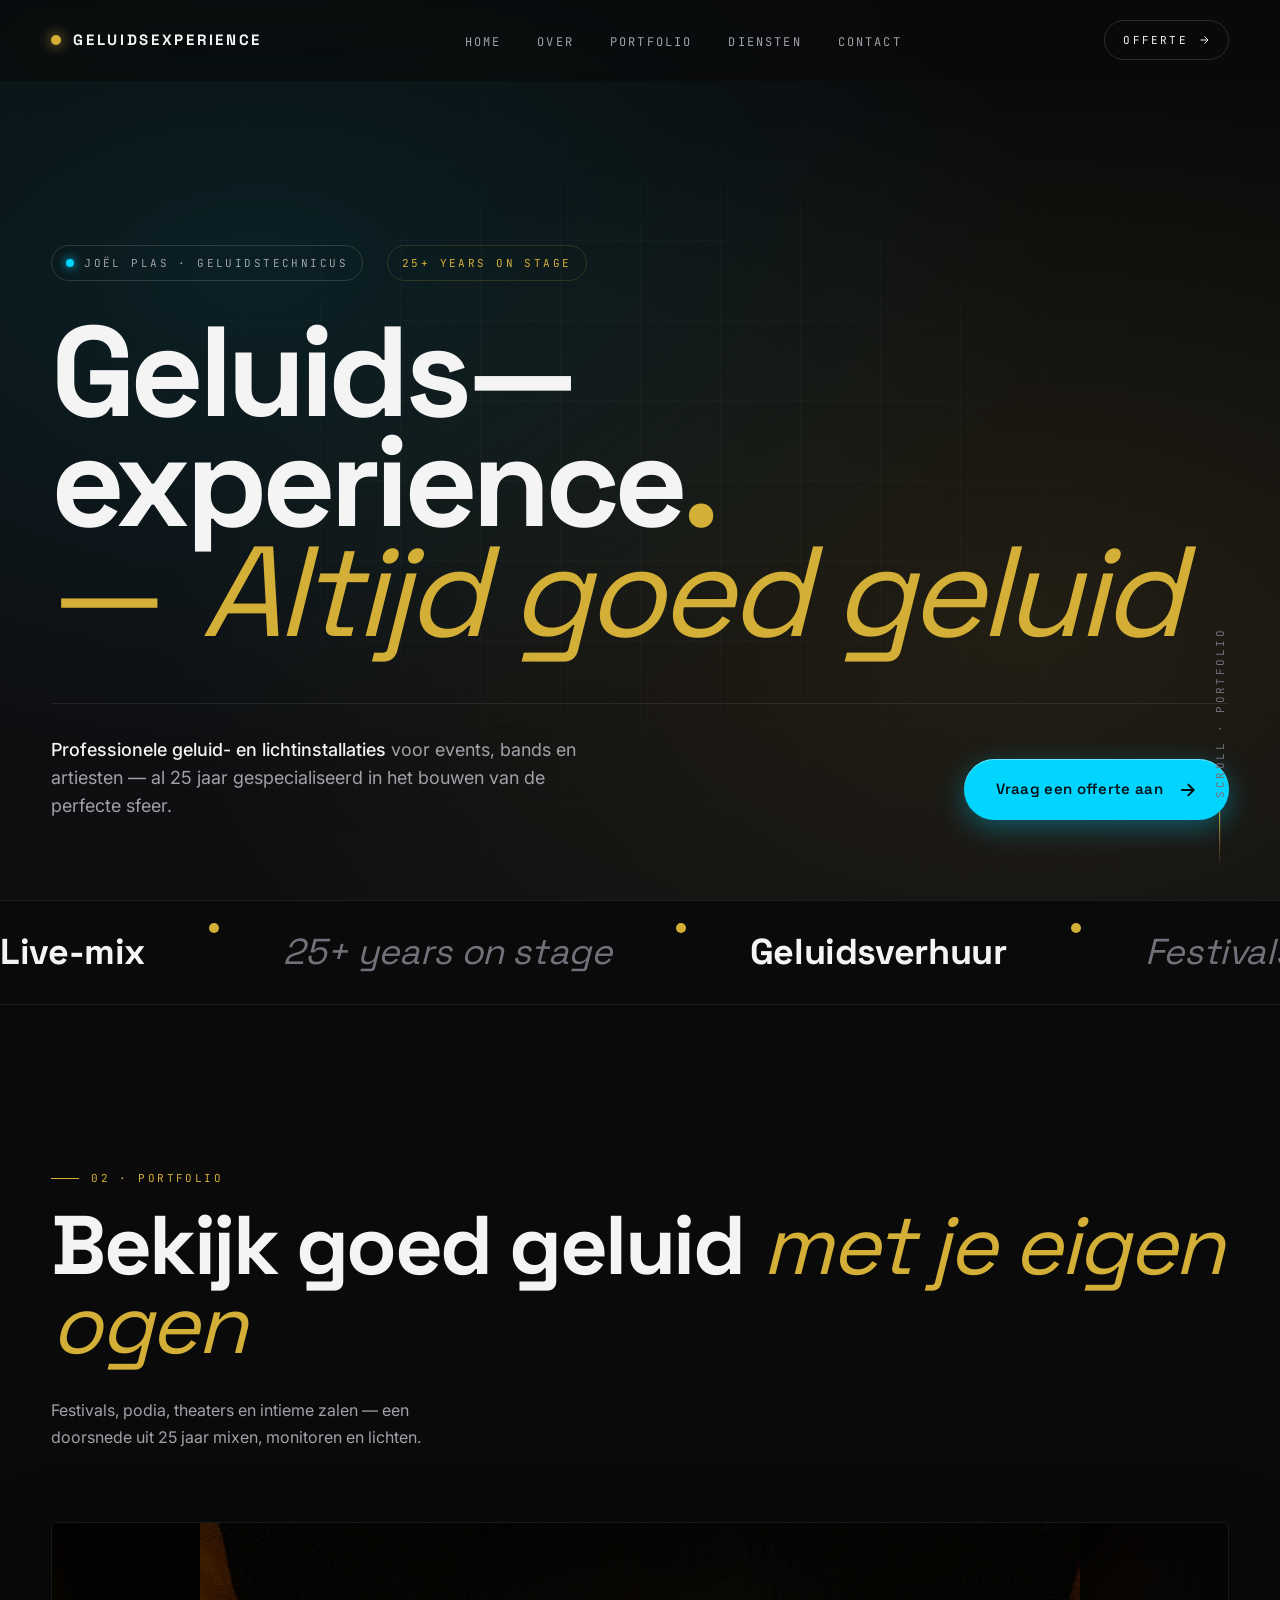
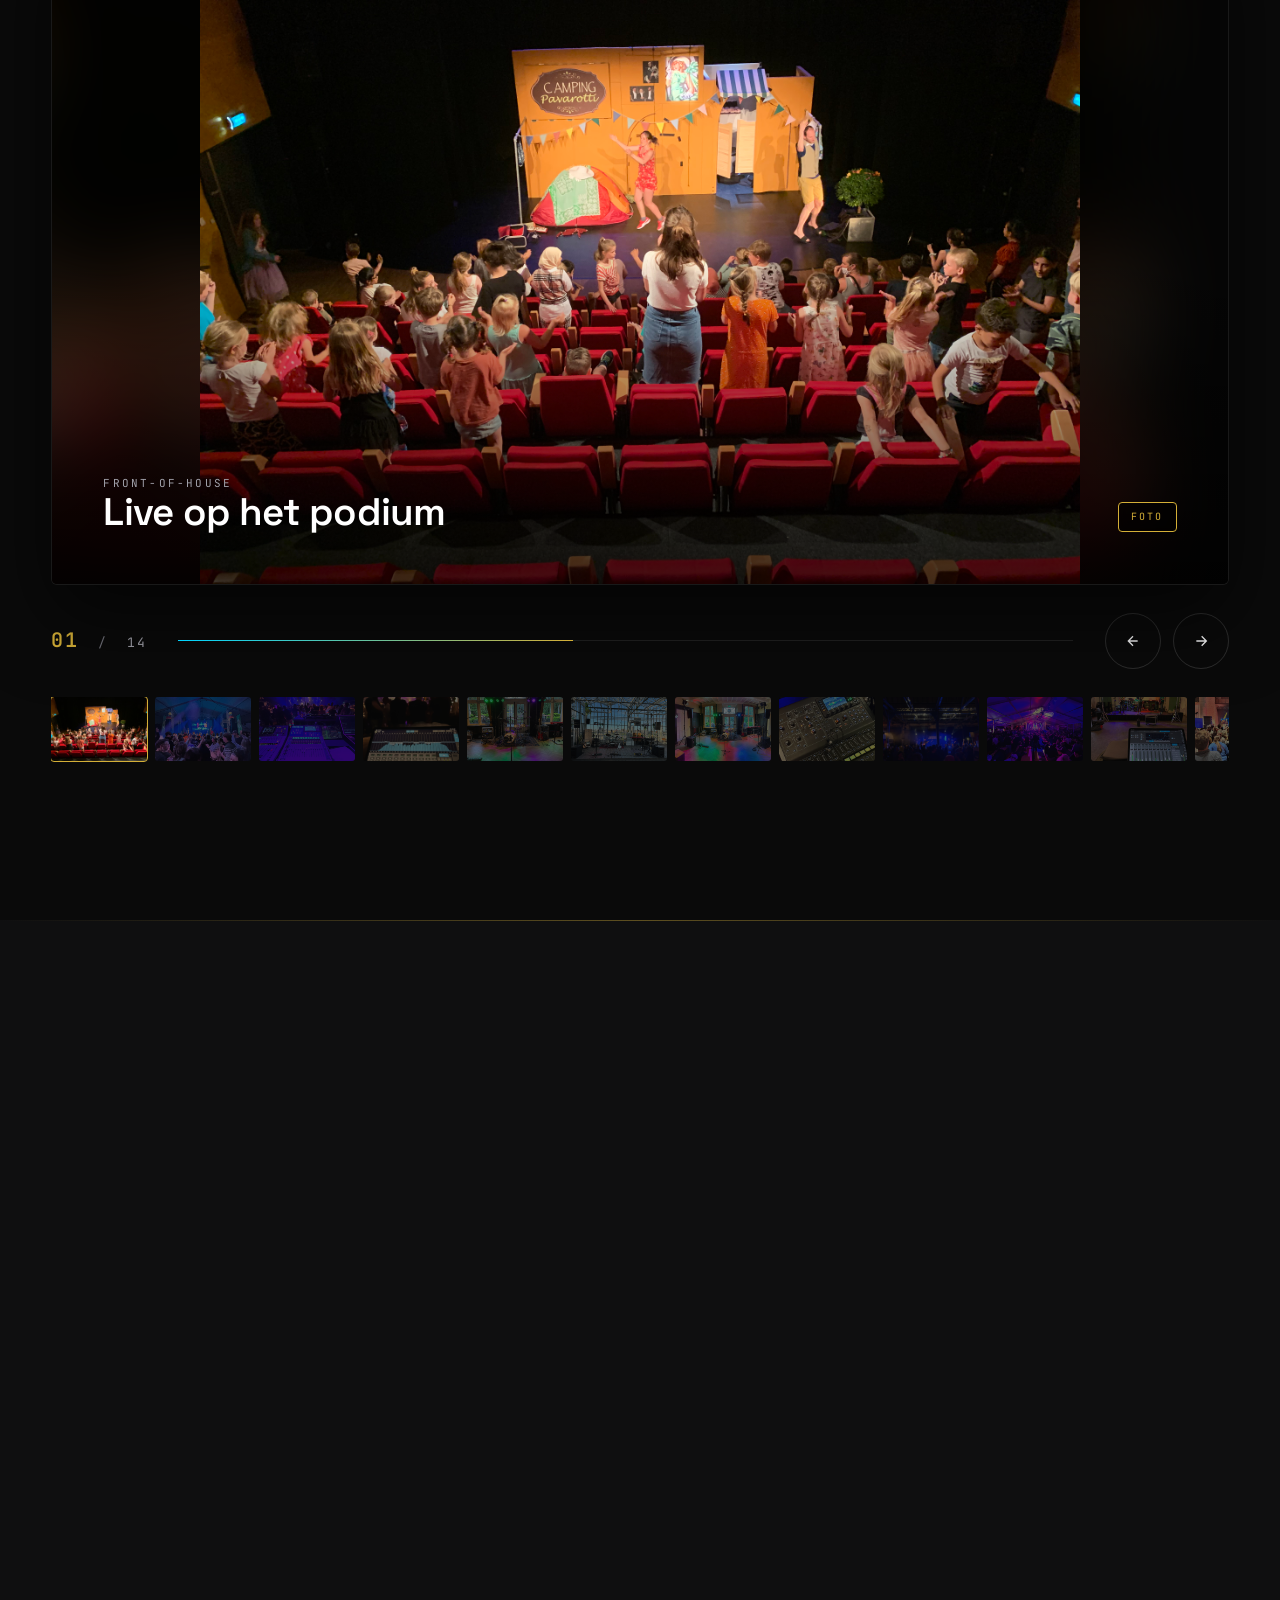
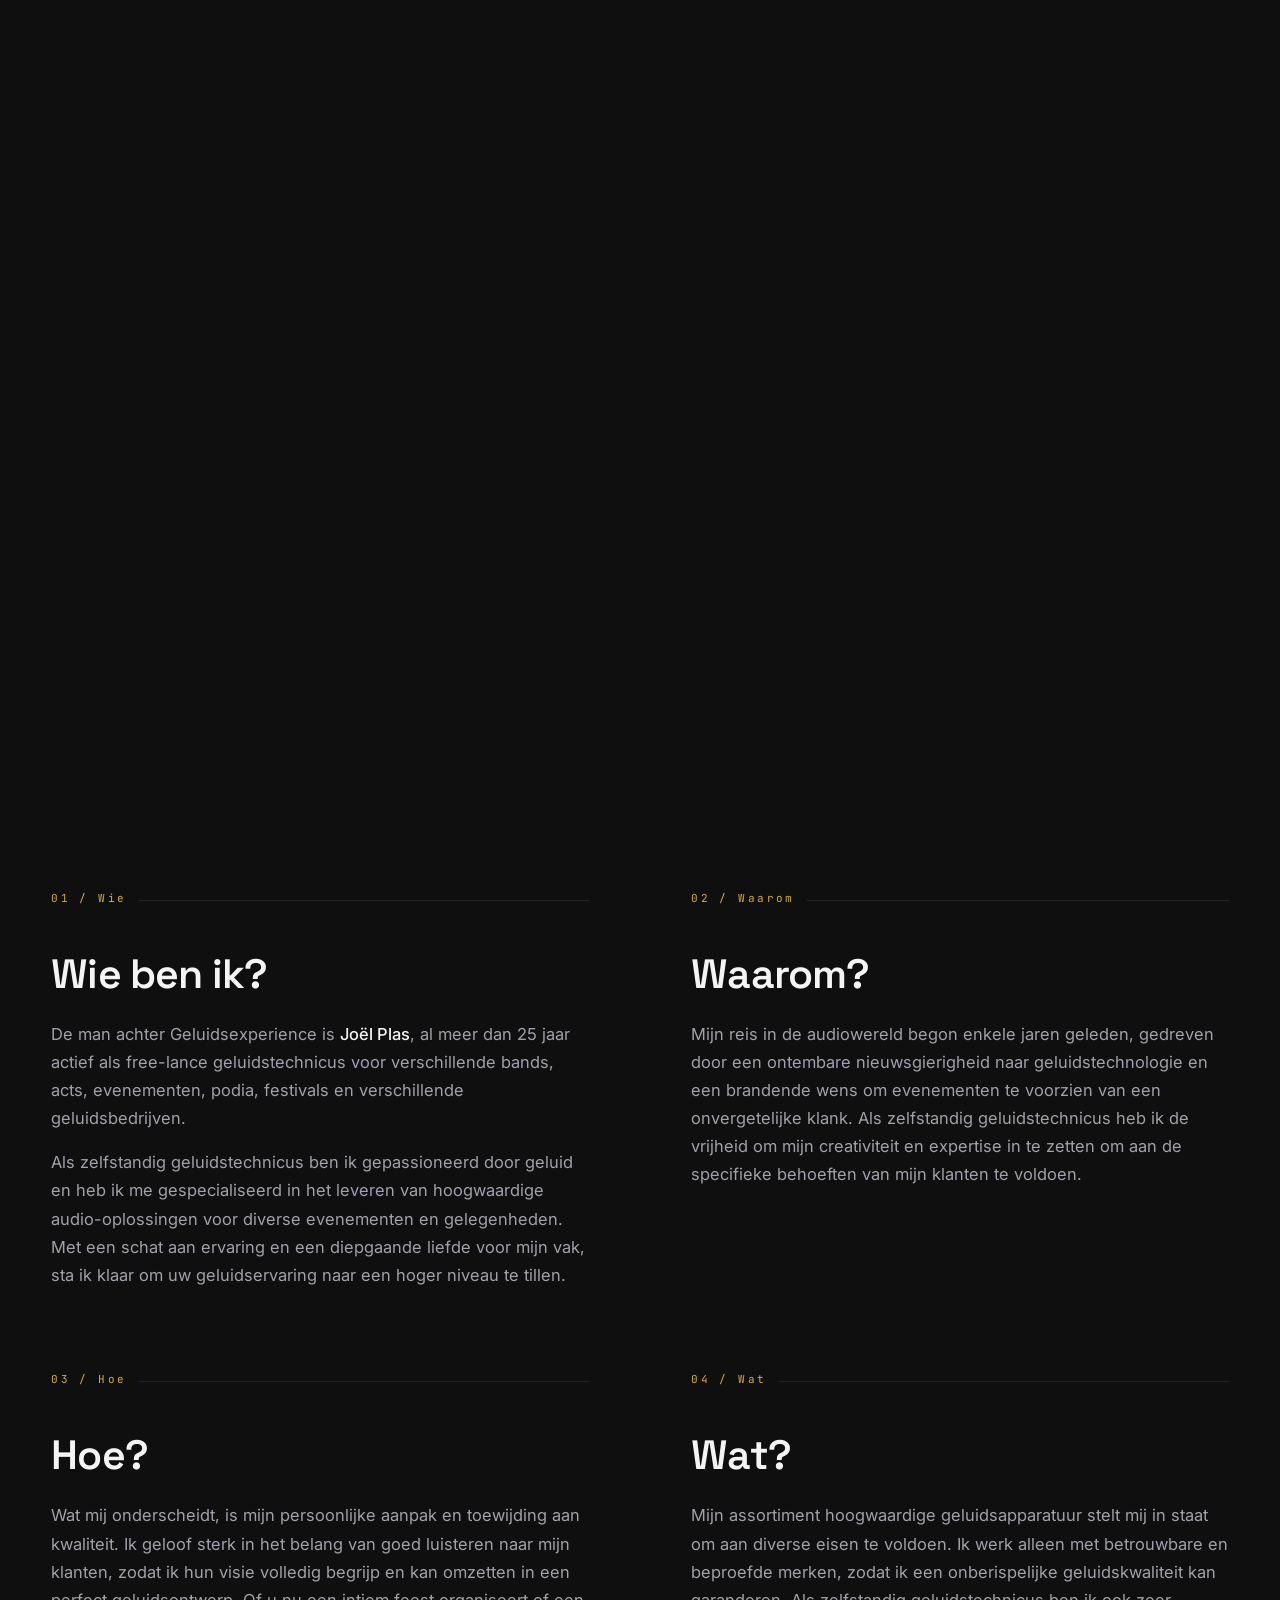
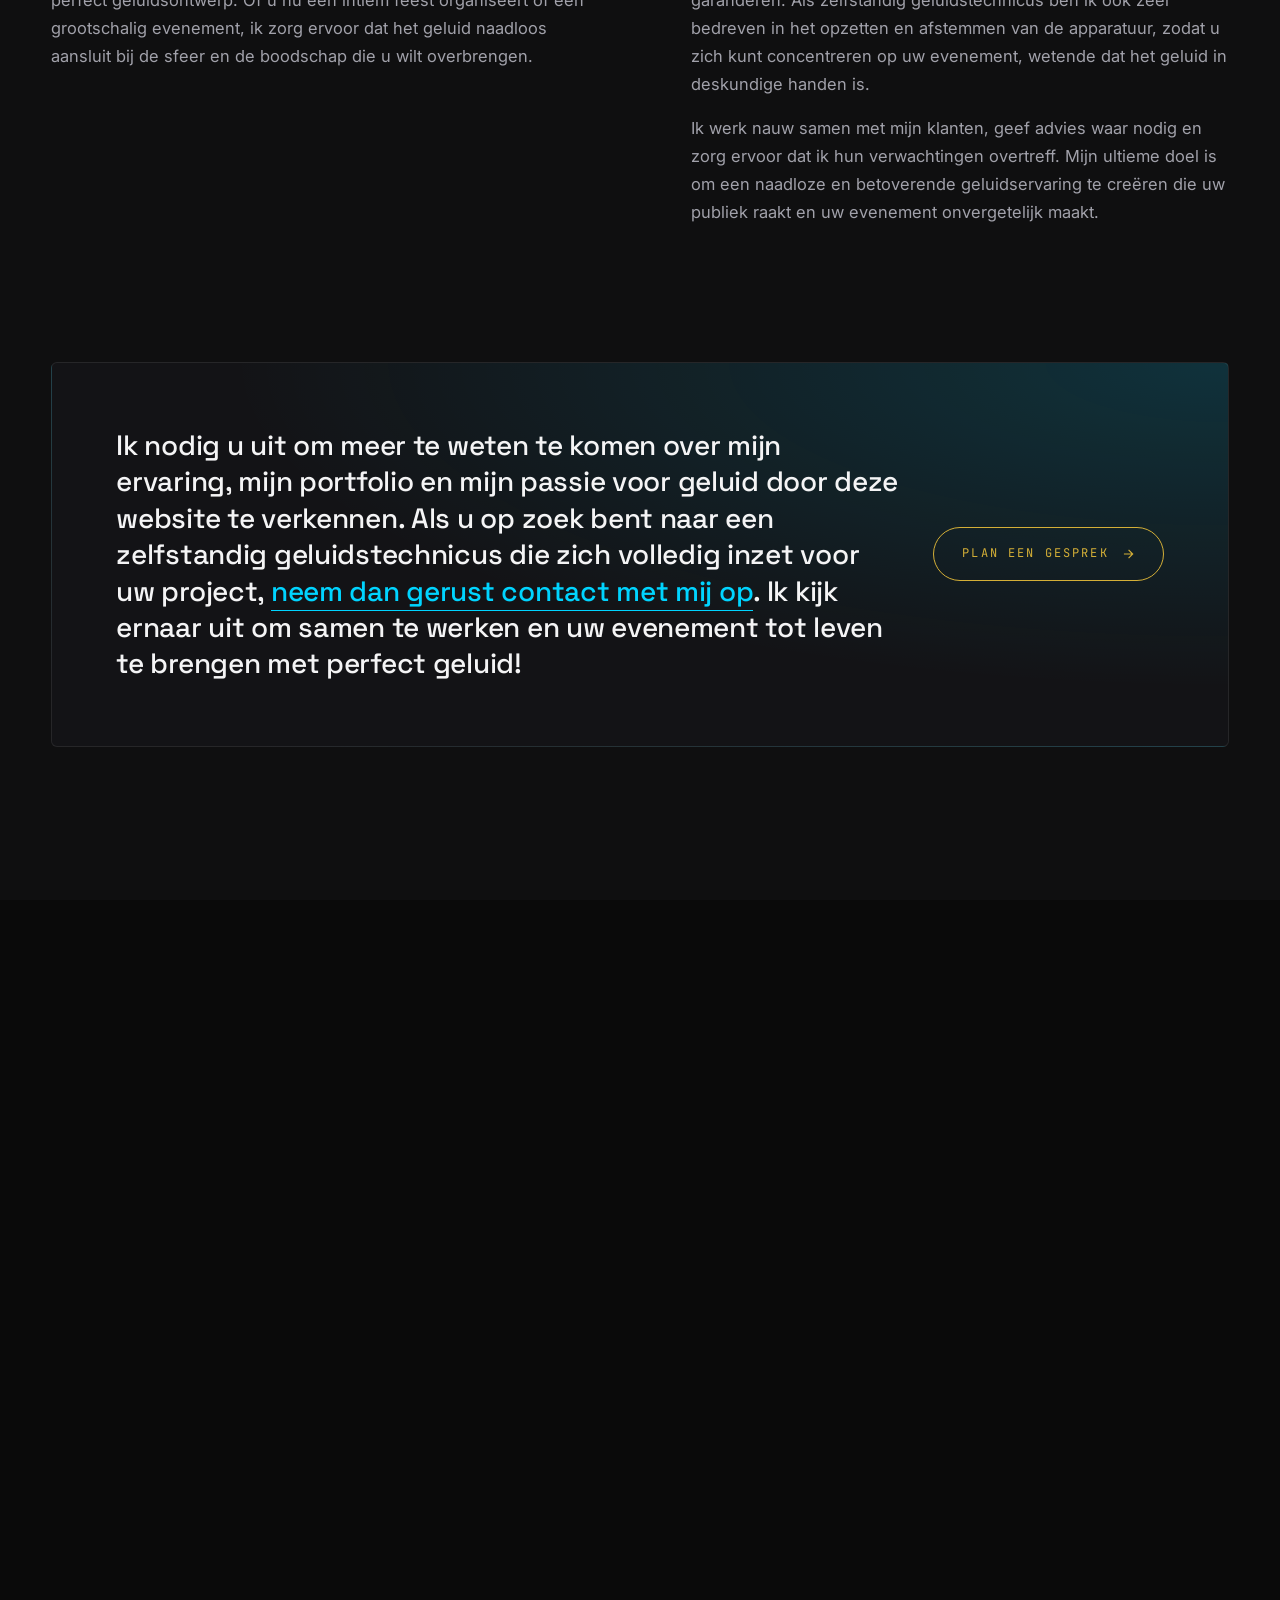
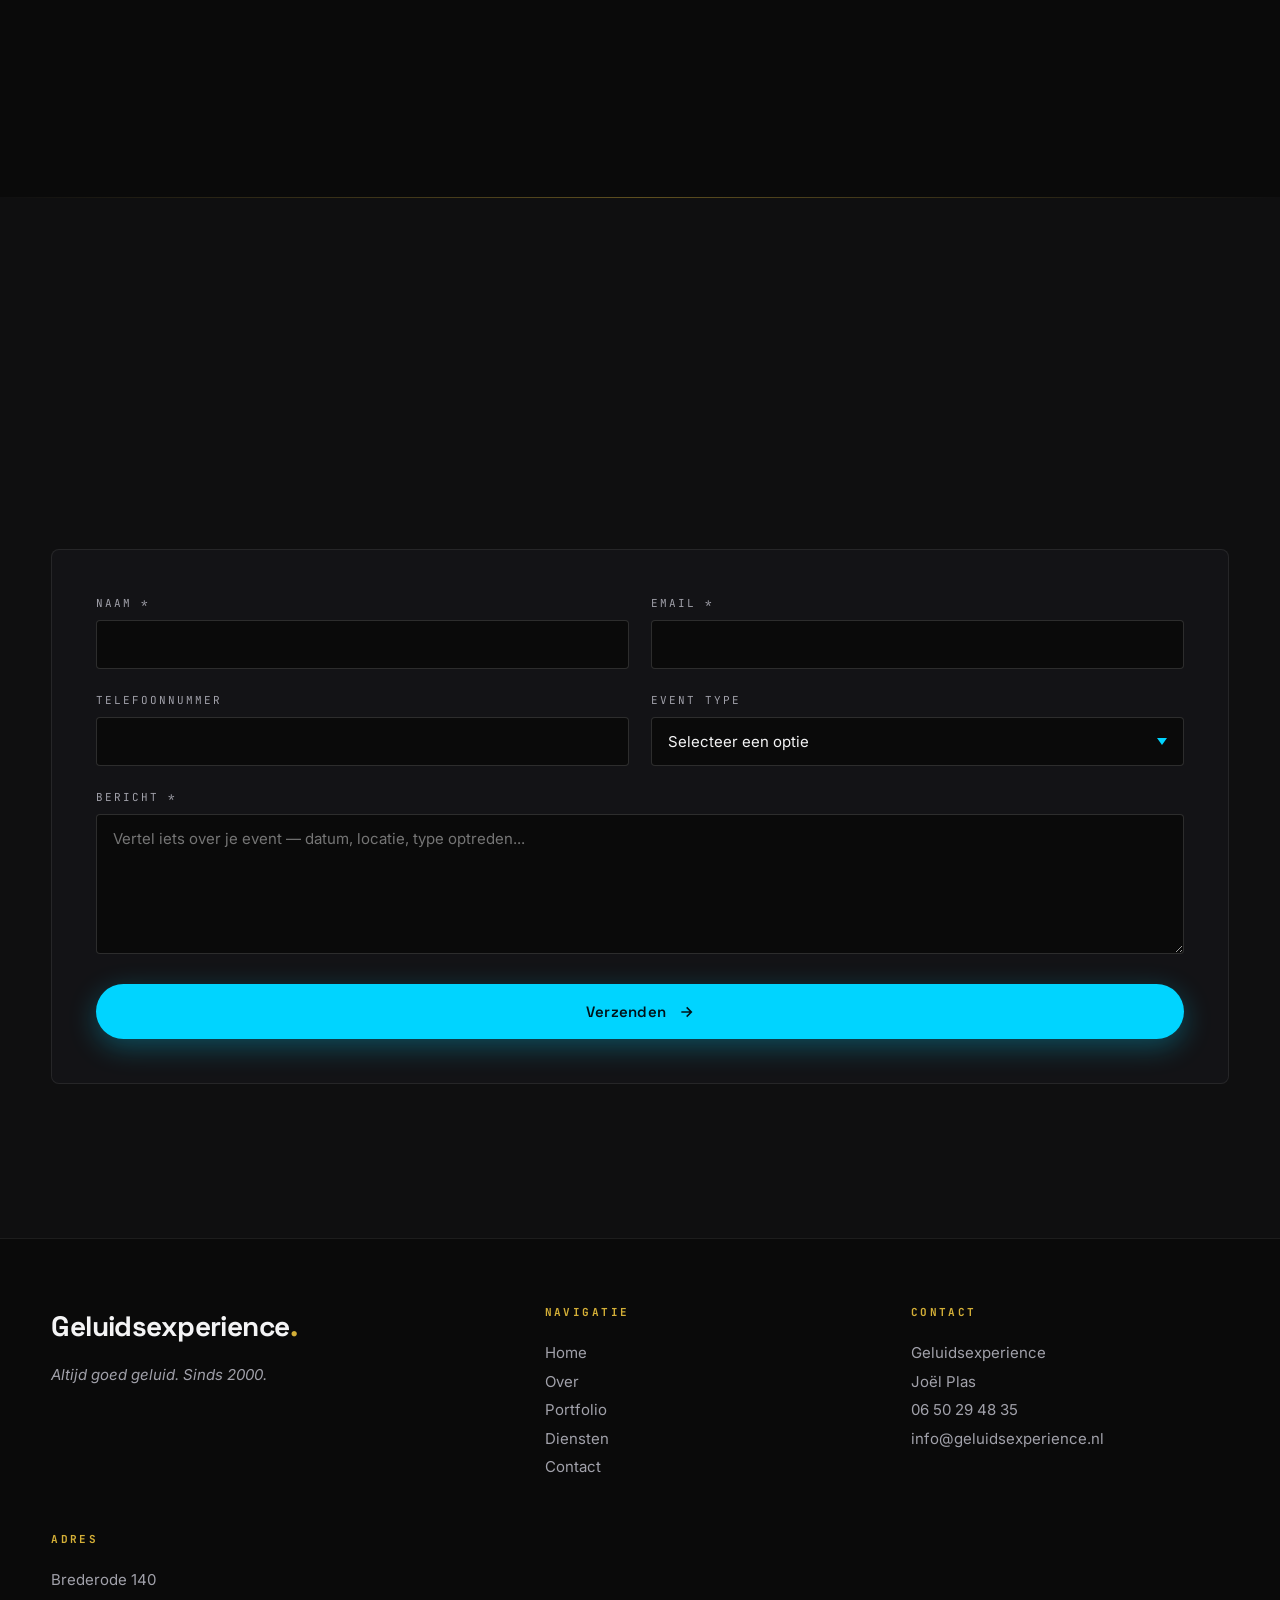
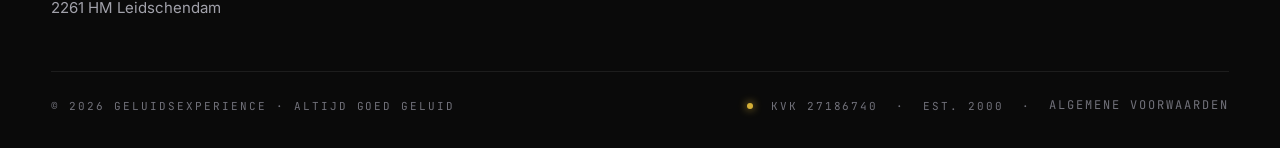
<file: index.html>
<!DOCTYPE html>
<html lang="nl">
<head>
  <meta charset="UTF-8">
  <meta name="viewport" content="width=device-width, initial-scale=1.0">
  <title>Geluidsexperience — Premium geluid &amp; licht voor events, bands en artiesten</title>
  <meta name="description" content="Geluidsexperience: 25+ jaar professionele geluid- en lichtinstallaties voor events, bands en artiesten.">
  <link rel="preconnect" href="https://fonts.googleapis.com">
  <link rel="preconnect" href="https://fonts.gstatic.com" crossorigin>
  <link href="https://fonts.googleapis.com/css2?family=Space+Grotesk:wght@400;500;600;700&family=Inter:wght@300;400;500;600&family=JetBrains+Mono:wght@400;500&display=swap" rel="stylesheet">
  <link rel="stylesheet" href="style.css">
</head>
<body>

  <!-- ============================ Navigation ============================ -->
  <nav class="navbar" id="navbar">
    <div class="container">
      <a href="#home" class="nav-brand">
        <span class="brand-dot"></span>
        Geluidsexperience
      </a>
      <ul class="nav-menu">
        <li><a href="#home">Home</a></li>
        <li><a href="#over">Over</a></li>
        <li><a href="#portfolio">Portfolio</a></li>
        <li><a href="#diensten">Diensten</a></li>
        <li><a href="#contact">Contact</a></li>
      </ul>
      <a href="#contact" class="nav-cta">
        Offerte
        <svg width="12" height="12" viewBox="0 0 24 24" fill="none" stroke="currentColor" stroke-width="2"><path d="M5 12h14M13 5l7 7-7 7"/></svg>
      </a>
      <button class="hamburger" aria-label="Menu"><span></span><span></span><span></span></button>
    </div>
  </nav>

  <!-- ============================ Hero ============================ -->
  <section id="home" class="hero">
    <div class="hero-bg"></div>
    <div class="hero-grid"></div>
    <div class="hero-eq" aria-hidden="true">
      <span></span><span></span><span></span><span></span><span></span>
      <span></span><span></span><span></span><span></span><span></span>
      <span></span><span></span><span></span><span></span><span></span>
    </div>

    <div class="container">
      <div class="hero-content">
        <div class="hero-meta">
          <span class="badge"><span class="pulse"></span>Joël Plas · Geluidstechnicus</span>
          <span class="badge" style="color: var(--gold); border-color: var(--gold-soft);">25+ Years on stage</span>
        </div>

        <h1>
          <span class="line">Geluids—</span>
          <span class="line">experience<span style="color: var(--gold);">.</span></span>
          <span class="line line-2">Altijd goed geluid</span>
        </h1>

        <div class="hero-tagline-row">
          <p class="hero-description">
            <strong>Professionele geluid- en lichtinstallaties</strong> voor events, bands en artiesten — al 25 jaar gespecialiseerd in het bouwen van de perfecte sfeer.
          </p>
          <a href="#contact" class="cta-button">
            Vraag een offerte aan
            <span class="arrow">
              <svg width="20" height="20" viewBox="0 0 24 24" fill="none" stroke="currentColor" stroke-width="2.4"><path d="M5 12h14M13 5l7 7-7 7"/></svg>
            </span>
          </a>
        </div>
      </div>
    </div>

    <div class="hero-scroll">Scroll · Portfolio</div>
  </section>

  <!-- ============================ Marquee ============================ -->
  <div class="marquee" aria-hidden="true">
    <div class="marquee-track">
      <span>Live-mix</span><span class="dot"></span>
      <span class="muted">25+ years on stage</span><span class="dot"></span>
      <span>Geluidsverhuur</span><span class="dot"></span>
      <span class="muted">Festivals · Bands · Bruiloften</span><span class="dot"></span>
      <span>Live-opnames</span><span class="dot"></span>
      <span class="muted">Multitrack &amp; Livestream</span><span class="dot"></span>
      <span>Video</span><span class="dot"></span>
      <span class="muted">Joël Plas — Geluidstechnicus</span><span class="dot"></span>
      <!-- duplicate for seamless loop -->
      <span>Live-mix</span><span class="dot"></span>
      <span class="muted">25+ years on stage</span><span class="dot"></span>
      <span>Geluidsverhuur</span><span class="dot"></span>
      <span class="muted">Festivals · Bands · Bruiloften</span><span class="dot"></span>
      <span>Live-opnames</span><span class="dot"></span>
      <span class="muted">Multitrack &amp; Livestream</span><span class="dot"></span>
      <span>Video</span><span class="dot"></span>
      <span class="muted">Joël Plas — Geluidstechnicus</span><span class="dot"></span>
    </div>
  </div>

  <!-- ============================ Portfolio ============================ -->
  <section id="portfolio" class="portfolio section-pad">
    <div class="container">
      <div class="section-head reveal">
        <div>
          <span class="eyebrow">02 · Portfolio</span>
          <h2 class="section-title">Bekijk goed geluid <em>met je eigen ogen</em></h2>
        </div>
        <p style="max-width: 380px; color: var(--text-mute); font-size: 16px;">
          Festivals, podia, theaters en intieme zalen — een doorsnede uit 25 jaar mixen, monitoren en lichten.
        </p>
      </div>

      <div class="carousel-stage reveal" id="carouselStage">
        <div class="carousel-frame" id="carouselFrame">
          <!-- slides injected -->
          <div class="slide-overlay">
            <div>
              <div class="meta" id="slideMeta">Geluidsexperience · Portfolio</div>
              <div class="label" id="slideLabel"></div>
            </div>
            <div class="slide-type-badge" id="slideTypeBadge">Foto</div>
          </div>
        </div>

        <div class="carousel-controls">
          <div class="carousel-counter">
            <span class="current" id="counterCurrent">01</span>
            <span class="sep">/</span>
            <span id="counterTotal">14</span>
          </div>
          <div class="carousel-progress"><div class="bar" id="progressBar"></div></div>
          <div class="carousel-buttons">
            <button class="carousel-btn" id="prevBtn" aria-label="Vorige">
              <svg width="16" height="16" viewBox="0 0 24 24" fill="none" stroke="currentColor" stroke-width="2"><path d="M19 12H5M12 19l-7-7 7-7"/></svg>
            </button>
            <button class="carousel-btn" id="nextBtn" aria-label="Volgende">
              <svg width="16" height="16" viewBox="0 0 24 24" fill="none" stroke="currentColor" stroke-width="2"><path d="M5 12h14M13 5l7 7-7 7"/></svg>
            </button>
          </div>
        </div>

        <div class="carousel-thumbs" id="carouselThumbs"></div>
      </div>
    </div>
  </section>

  <!-- ============================ About ============================ -->
  <section id="over" class="about section-pad">
    <div class="container">
      <div class="section-head reveal">
        <div>
          <span class="eyebrow">03 · Over</span>
          <h2 class="section-title">Over <em>Geluidsexperience</em></h2>
        </div>
      </div>

      <div class="about-intro reveal">
        <p class="intro-lead">
          Wij zijn <strong>Geluidsexperience</strong>. Al 25 jaar gespecialiseerd in goed geluid.
        </p>
        <p class="intro-body">
          Goed geluid merk je niet, dat voel je. En misschien ook niet direct, maar pas na afloop van een feest of evenement wat je hebt bijgewoond of waar je hebt gespeeld.
        </p>
      </div>

      <div class="pull-quote reveal">
        <blockquote>
          Goed geluid draait voor mij om het aanvoelen van een sfeer, een feest, een zaal, een menigte of een publiek. En dan die sfeer opbouwen met goed geluid, rustig beginnen of gelijk die bas erin, en dan verder uitbouwen met een mix van instrumenten, stemmen en effecten, tot een waanzinnige avond die je nooit meer vergeet, een echte <strong>experience</strong>.
        </blockquote>
        <span class="attribution">Joël Plas · Founder</span>
      </div>

      <div class="story-grid">
        <div class="story-block reveal">
          <span class="index">01 / Wie</span>
          <h3>Wie ben ik?</h3>
          <p>De man achter Geluidsexperience is <strong>Joël Plas</strong>, al meer dan 25 jaar actief als free-lance geluidstechnicus voor verschillende bands, acts, evenementen, podia, festivals en verschillende geluidsbedrijven.</p>
          <p>Als zelfstandig geluidstechnicus ben ik gepassioneerd door geluid en heb ik me gespecialiseerd in het leveren van hoogwaardige audio-oplossingen voor diverse evenementen en gelegenheden. Met een schat aan ervaring en een diepgaande liefde voor mijn vak, sta ik klaar om uw geluidservaring naar een hoger niveau te tillen.</p>
        </div>

        <div class="story-block reveal">
          <span class="index">02 / Waarom</span>
          <h3>Waarom?</h3>
          <p>Mijn reis in de audiowereld begon enkele jaren geleden, gedreven door een ontembare nieuwsgierigheid naar geluidstechnologie en een brandende wens om evenementen te voorzien van een onvergetelijke klank. Als zelfstandig geluidstechnicus heb ik de vrijheid om mijn creativiteit en expertise in te zetten om aan de specifieke behoeften van mijn klanten te voldoen.</p>
        </div>

        <div class="story-block reveal">
          <span class="index">03 / Hoe</span>
          <h3>Hoe?</h3>
          <p>Wat mij onderscheidt, is mijn persoonlijke aanpak en toewijding aan kwaliteit. Ik geloof sterk in het belang van goed luisteren naar mijn klanten, zodat ik hun visie volledig begrijp en kan omzetten in een perfect geluidsontwerp. Of u nu een intiem feest organiseert of een grootschalig evenement, ik zorg ervoor dat het geluid naadloos aansluit bij de sfeer en de boodschap die u wilt overbrengen.</p>
        </div>

        <div class="story-block reveal">
          <span class="index">04 / Wat</span>
          <h3>Wat?</h3>
          <p>Mijn assortiment hoogwaardige geluidsapparatuur stelt mij in staat om aan diverse eisen te voldoen. Ik werk alleen met betrouwbare en beproefde merken, zodat ik een onberispelijke geluidskwaliteit kan garanderen. Als zelfstandig geluidstechnicus ben ik ook zeer bedreven in het opzetten en afstemmen van de apparatuur, zodat u zich kunt concentreren op uw evenement, wetende dat het geluid in deskundige handen is.</p>
          <p>Ik werk nauw samen met mijn klanten, geef advies waar nodig en zorg ervoor dat ik hun verwachtingen overtreff. Mijn ultieme doel is om een naadloze en betoverende geluidservaring te creëren die uw publiek raakt en uw evenement onvergetelijk maakt.</p>
        </div>
      </div>

      <div class="about-cta reveal">
        <p>Ik nodig u uit om meer te weten te komen over mijn ervaring, mijn portfolio en mijn passie voor geluid door deze website te verkennen. Als u op zoek bent naar een zelfstandig geluidstechnicus die zich volledig inzet voor uw project, <a href="#contact">neem dan gerust contact met mij op</a>. Ik kijk ernaar uit om samen te werken en uw evenement tot leven te brengen met perfect geluid!</p>
        <a href="#contact" class="button-secondary">
          Plan een gesprek
          <svg width="14" height="14" viewBox="0 0 24 24" fill="none" stroke="currentColor" stroke-width="2"><path d="M5 12h14M13 5l7 7-7 7"/></svg>
        </a>
      </div>
    </div>
  </section>

  <!-- ============================ Services ============================ -->
  <section id="diensten" class="services-section section-pad">
    <div class="container">
      <div class="section-head reveal">
        <div>
          <span class="eyebrow">04 · Diensten</span>
          <h2 class="section-title">Wat <em>doen wij?</em></h2>
        </div>
        <p style="max-width: 380px; color: var(--text-mute); font-size: 16px;">
          Vier disciplines, één doel: perfect geluid en beeld dat blijft hangen.
        </p>
      </div>

      <div class="service-grid reveal">
        <div class="service-card">
          <span class="service-num">01</span>
          <!-- Waveform icon -->
          <svg class="service-icon" viewBox="0 0 64 64" fill="none" stroke="currentColor" stroke-width="2.2" stroke-linecap="round">
            <line x1="6"  y1="32" x2="6"  y2="32"/>
            <line x1="13" y1="24" x2="13" y2="40"/>
            <line x1="20" y1="14" x2="20" y2="50"/>
            <line x1="27" y1="20" x2="27" y2="44"/>
            <line x1="34" y1="8"  x2="34" y2="56"/>
            <line x1="41" y1="18" x2="41" y2="46"/>
            <line x1="48" y1="26" x2="48" y2="38"/>
            <line x1="55" y1="30" x2="55" y2="34"/>
          </svg>
          <h4>Live-mix</h4>
          <p>Goed geluid moet je kunnen horen, voelen en beleven. En goed geluid maakt de beste herinneringen!</p>
        </div>

        <div class="service-card">
          <span class="service-num">02</span>
          <!-- Speaker icon -->
          <svg class="service-icon" viewBox="0 0 64 64" fill="none" stroke="currentColor" stroke-width="2.2" stroke-linecap="round" stroke-linejoin="round">
            <rect x="14" y="6" width="36" height="52" rx="3"/>
            <circle cx="32" cy="22" r="6"/>
            <circle cx="32" cy="42" r="10"/>
            <circle cx="32" cy="42" r="3" fill="currentColor"/>
          </svg>
          <h4>Geluidsverhuur</h4>
          <p>Van kleine zangset tot aan grote festivalset, we doen het allemaal. En ook een beetje licht uiteraard 😉</p>
        </div>

        <div class="service-card">
          <span class="service-num">03</span>
          <!-- Recorder / multitrack icon -->
          <svg class="service-icon" viewBox="0 0 64 64" fill="none" stroke="currentColor" stroke-width="2.2" stroke-linecap="round" stroke-linejoin="round">
            <rect x="6" y="14" width="52" height="36" rx="3"/>
            <circle cx="20" cy="32" r="9"/>
            <circle cx="44" cy="32" r="9"/>
            <line x1="20" y1="32" x2="44" y2="32"/>
            <line x1="14" y1="44" x2="18" y2="44"/>
            <line x1="46" y1="44" x2="50" y2="44"/>
          </svg>
          <h4>Live-opnames</h4>
          <p>Multitrack opnames zijn bij elk optreden, altijd handig voor een livestream, videoclip of live-bootleg</p>
        </div>

        <div class="service-card">
          <span class="service-num">04</span>
          <!-- Video / film reel icon -->
          <svg class="service-icon" viewBox="0 0 64 64" fill="none" stroke="currentColor" stroke-width="2.2" stroke-linecap="round" stroke-linejoin="round">
            <rect x="6" y="14" width="42" height="36" rx="3"/>
            <path d="M48 26l12-6v24l-12-6z" fill="currentColor" fill-opacity="0.15"/>
            <circle cx="20" cy="32" r="2.5"/>
          </svg>
          <h4>Video</h4>
          <p>Livestreams met meerdere camera's, videoregistraties of videoediting. Goed beeld én geluid.</p>
        </div>
      </div>
    </div>
  </section>

  <!-- ============================ Contact ============================ -->
  <section id="contact" class="contact-section section-pad">
    <div class="container">
      <div class="section-head reveal">
        <div>
          <span class="eyebrow">05 · Contact</span>
          <h2 class="section-title">Neem <em>contact op</em></h2>
        </div>
      </div>

      <div class="contact-grid">
        <form class="contact-form reveal" id="contactForm" name="contact" method="POST" data-netlify="true" style="grid-column: 1 / -1;">
          <input type="hidden" name="form-name" value="contact">
          <div class="form-row">
            <div class="form-group">
              <label for="name">Naam *</label>
              <input type="text" id="name" name="name" required>
            </div>
            <div class="form-group">
              <label for="email">Email *</label>
              <input type="email" id="email" name="email" required>
            </div>
          </div>

          <div class="form-row">
            <div class="form-group">
              <label for="phone">Telefoonnummer</label>
              <input type="tel" id="phone" name="phone">
            </div>
            <div class="form-group">
              <label for="eventType">Event Type</label>
              <select id="eventType" name="eventType">
                <option value="">Selecteer een optie</option>
                <option value="concert">Concert / Band</option>
                <option value="festival">Festival</option>
                <option value="corporate">Zakelijk Event</option>
                <option value="wedding">Bruiloft</option>
                <option value="other">Overig</option>
              </select>
            </div>
          </div>

          <div class="form-group">
            <label for="message">Bericht *</label>
            <textarea id="message" name="message" rows="5" required placeholder="Vertel iets over je event — datum, locatie, type optreden..."></textarea>
          </div>

          <button type="submit" class="submit-button">
            Verzenden
            <svg width="16" height="16" viewBox="0 0 24 24" fill="none" stroke="currentColor" stroke-width="2.4"><path d="M5 12h14M13 5l7 7-7 7"/></svg>
          </button>
          <div class="form-message" id="formMessage"></div>
        </form>
      </div>
    </div>
  </section>

  <!-- ============================ Footer ============================ -->
  <footer class="footer">
    <div class="container">
      <div class="footer-top">
        <div class="footer-brand">
          <h4>Geluidsexperience<span style="color: var(--gold);">.</span></h4>
          <p>Altijd goed geluid. Sinds 2000.</p>
        </div>
        <div class="footer-col">
          <h5>Navigatie</h5>
          <a href="#home">Home</a>
          <a href="#over">Over</a>
          <a href="#portfolio">Portfolio</a>
          <a href="#diensten">Diensten</a>
          <a href="#contact">Contact</a>
        </div>
        <div class="footer-col">
          <h5>Contact</h5>
          <p>Geluidsexperience</p>
          <p>Joël Plas</p>
          <a href="tel:+31650294835">06 50 29 48 35</a>
          <a href="mailto:info@geluidsexperience.nl">info@geluidsexperience.nl</a>
        </div>
        <div class="footer-col">
          <h5>Adres</h5>
          <p>Brederode 140</p>
          <p>2261 HM Leidschendam</p>
        </div>
      </div>
      <div class="footer-bottom">
        <span>© 2026 Geluidsexperience · Altijd goed geluid</span>
        <span class="marks">
          <span class="dot"></span>
          <span>KvK 27186740</span>
          <span>·</span>
          <span>EST. 2000</span>
          <span>·</span>
          <a href="algemene-voorwaarden.html" style="font-size: 12px;">Algemene Voorwaarden</a>
        </span>
      </div>
    </div>
  </footer>

  <script src="script.js"></script>
</body>
</html>
</file>
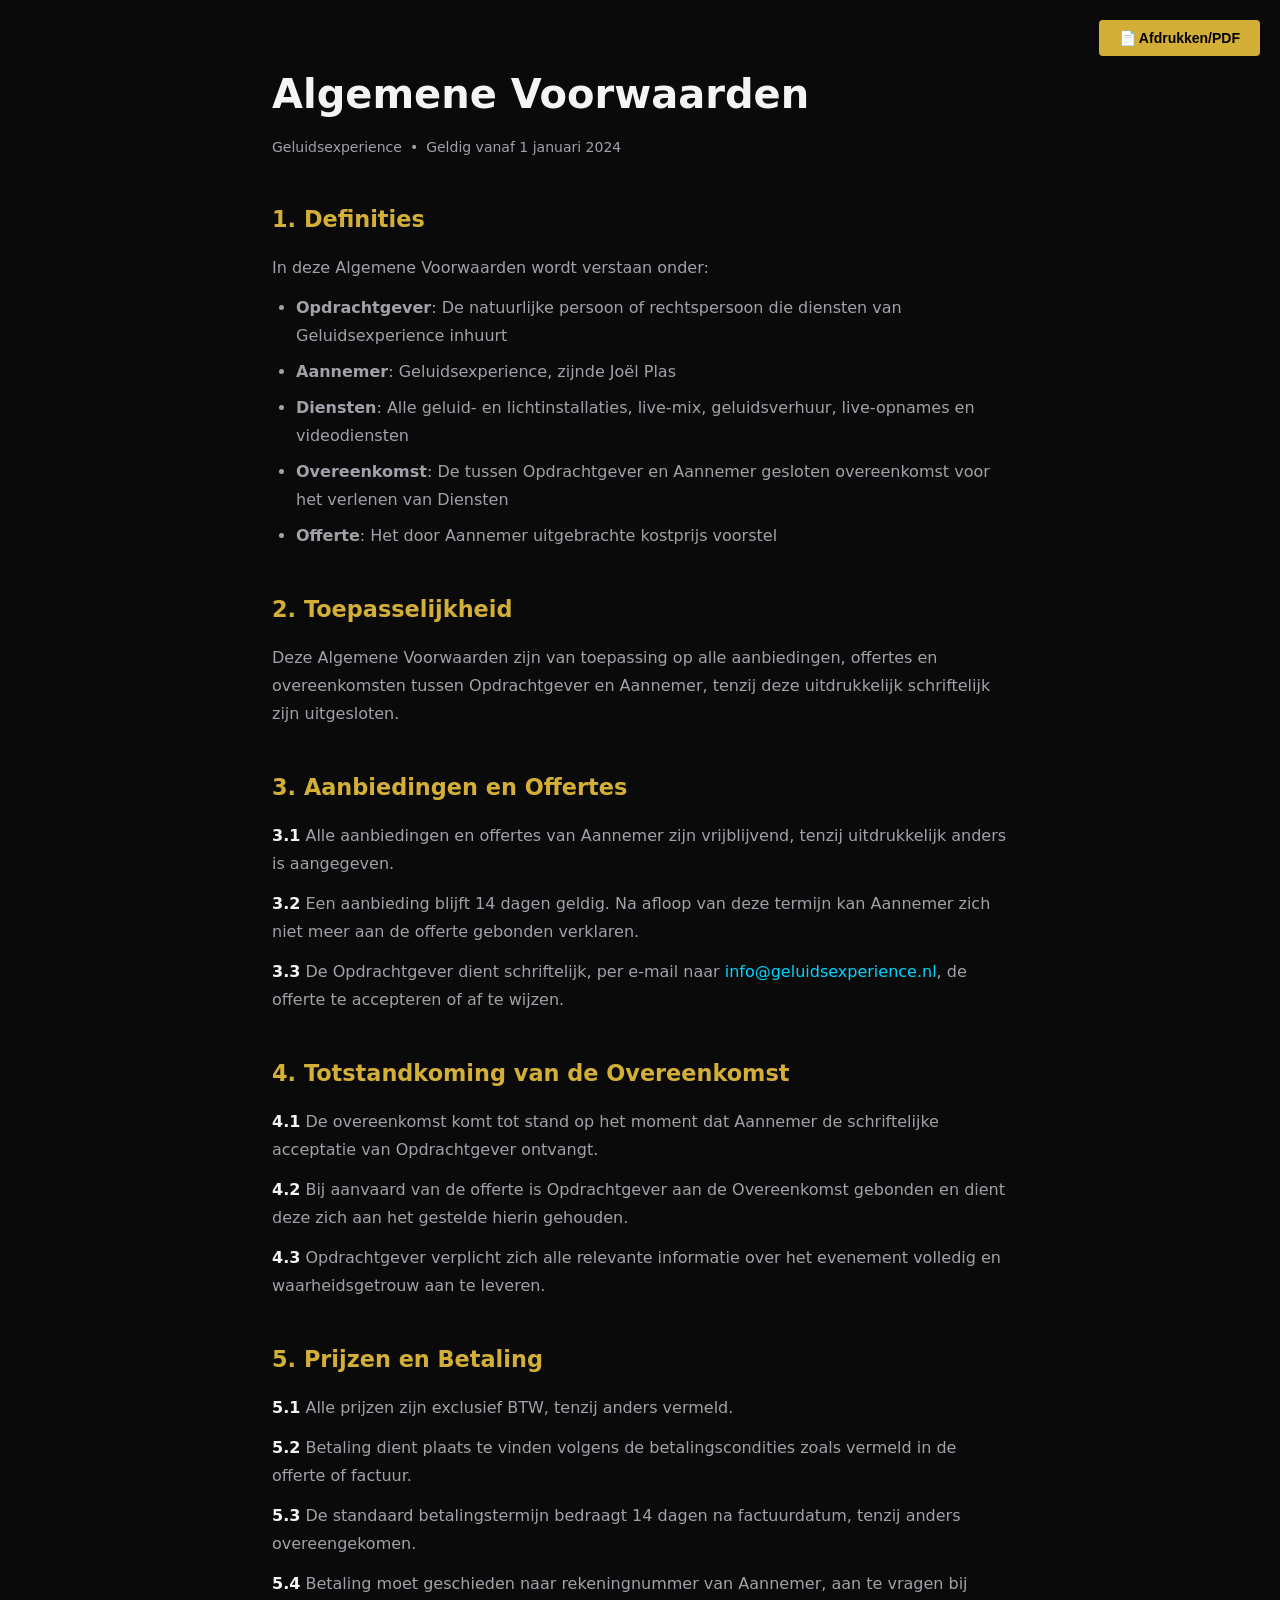
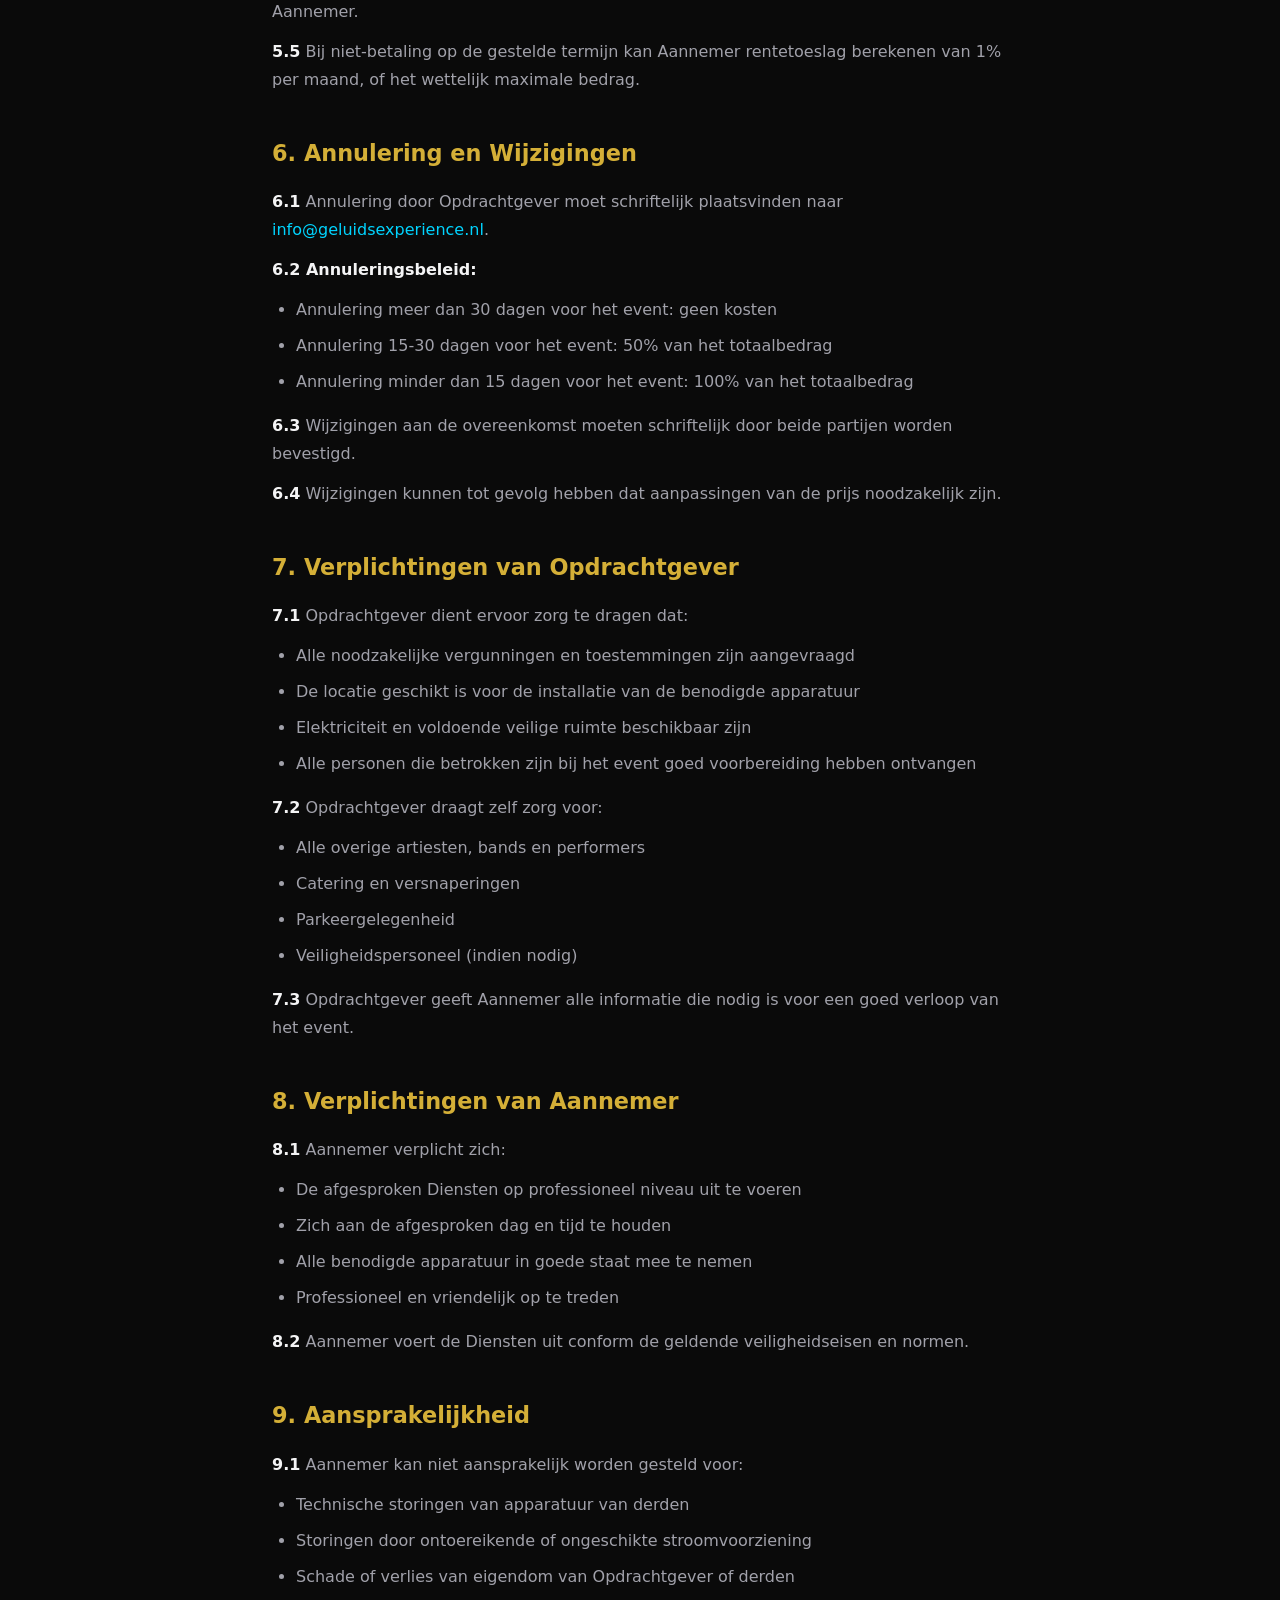
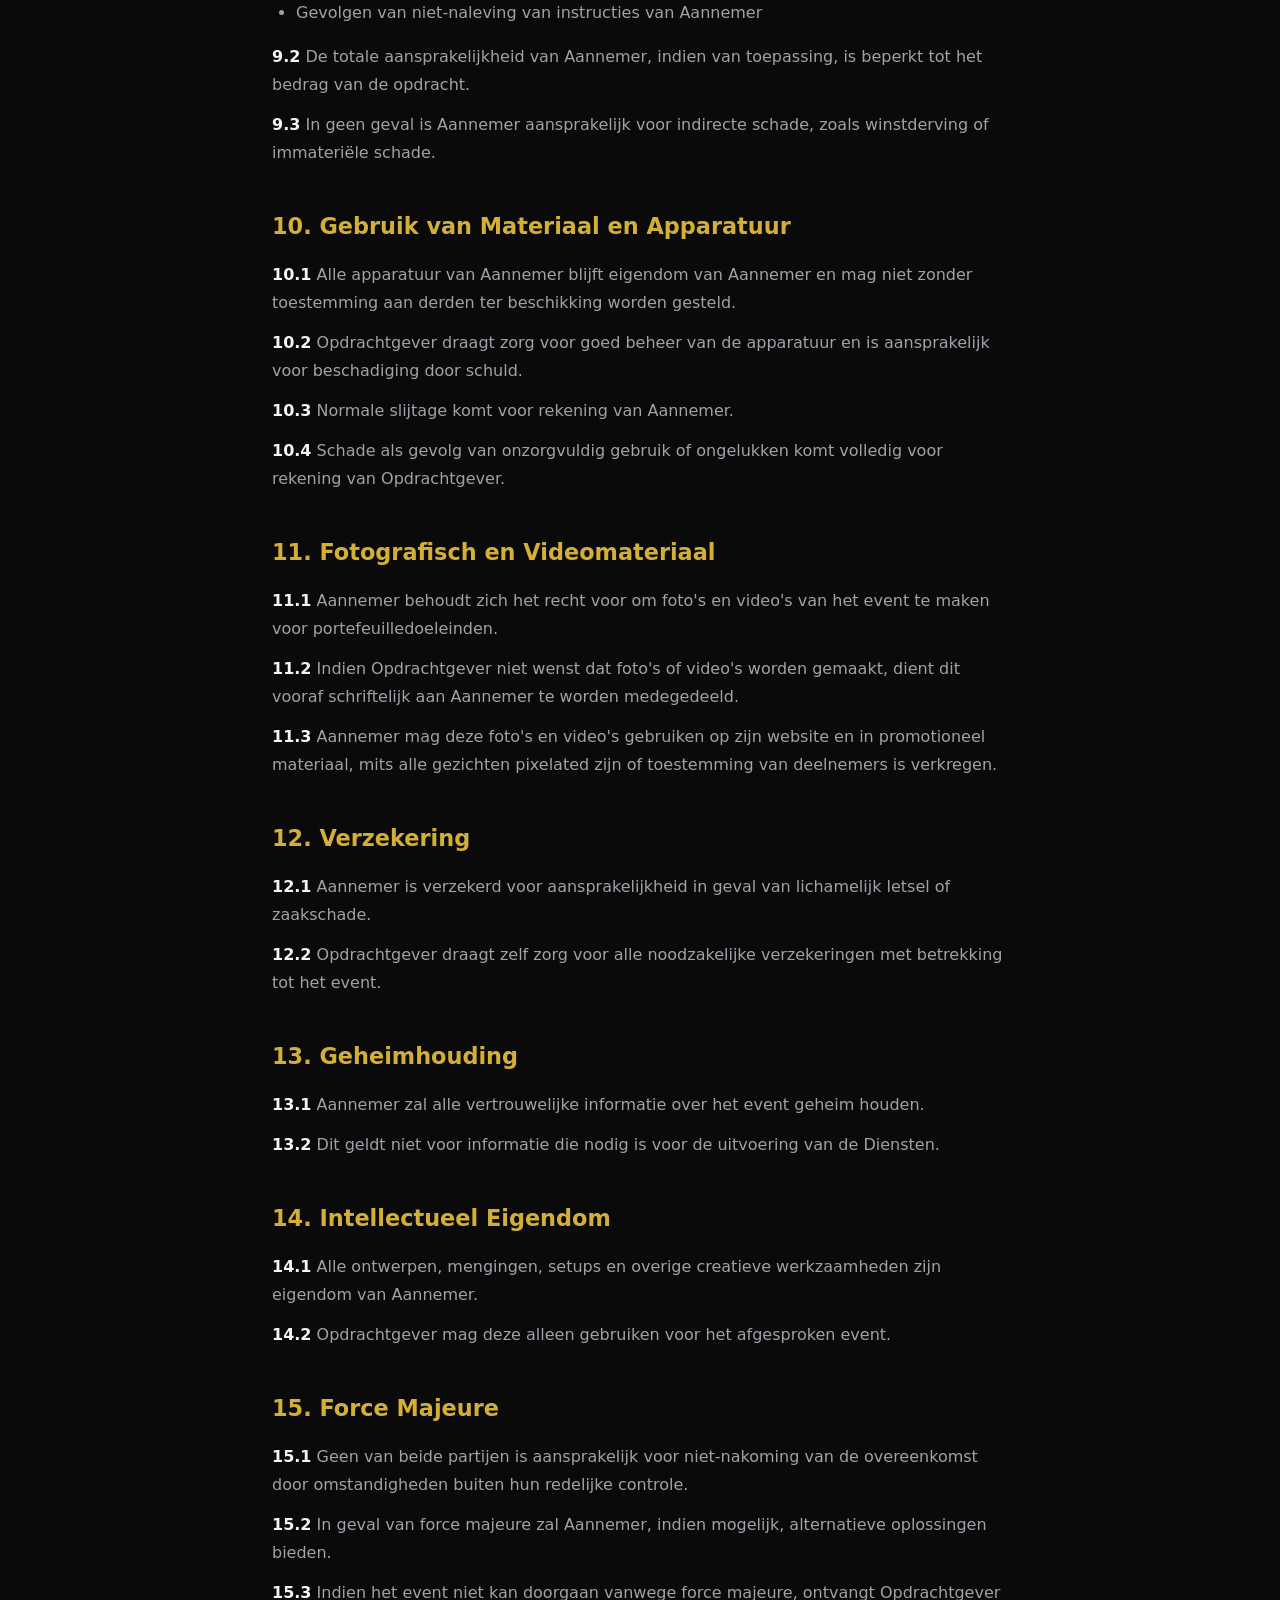
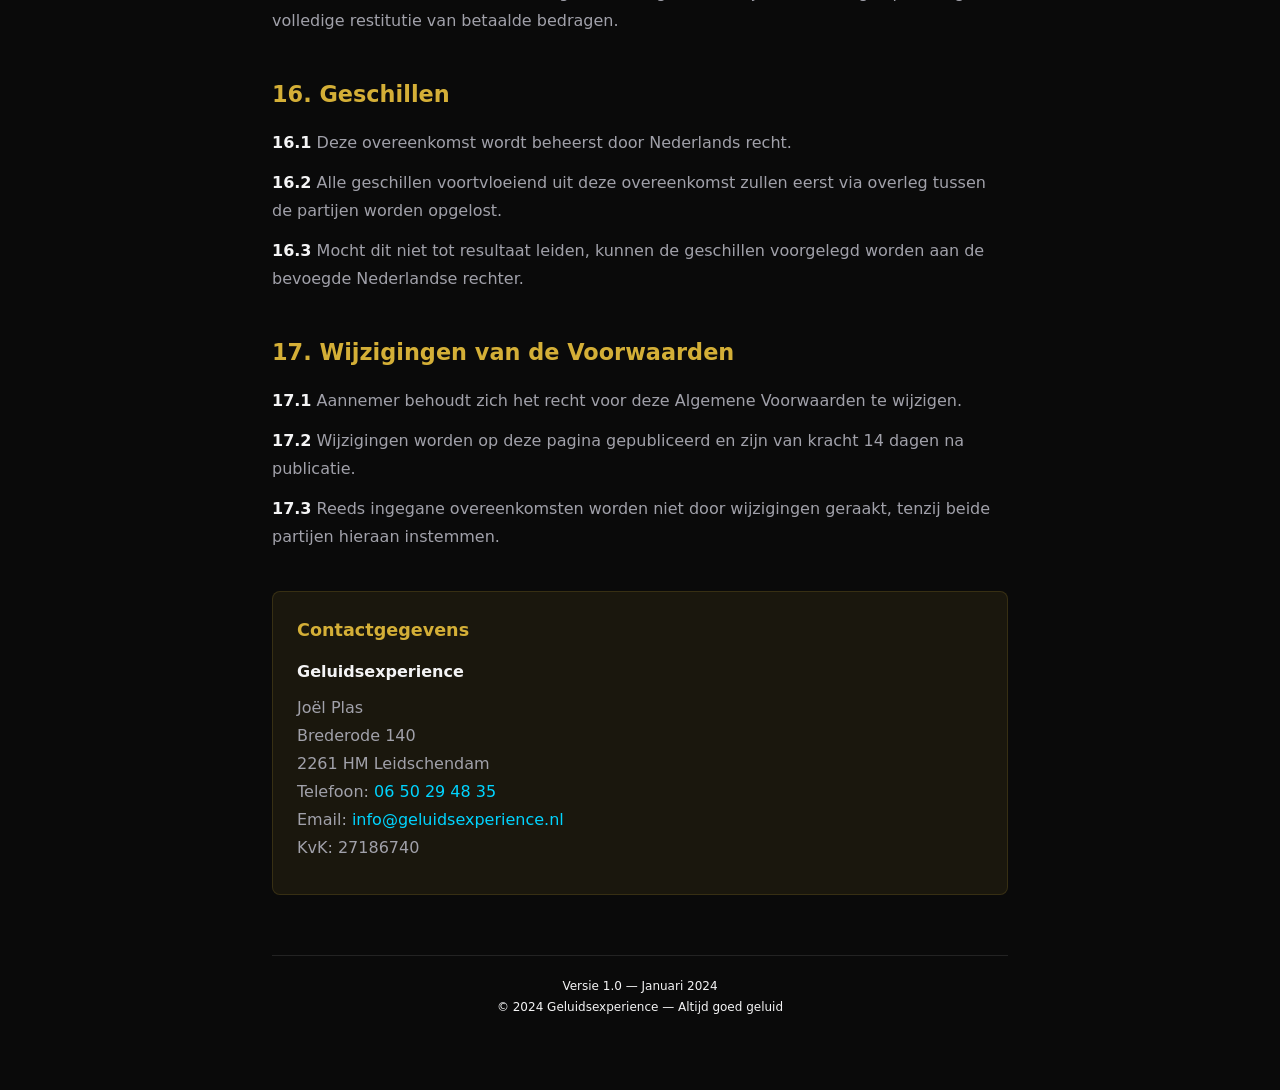
<file: algemene-voorwaarden.html>
<!DOCTYPE html>
<html lang="nl">
<head>
  <meta charset="UTF-8">
  <meta name="viewport" content="width=device-width, initial-scale=1.0">
  <title>Algemene Voorwaarden - Geluidsexperience</title>
  <style>
    :root {
      --bg: #0a0a0a;
      --text: #f4f4f5;
      --text-mute: #a1a1aa;
      --gold: #d4af37;
      --cyan: #00d4ff;
      --maxw: 800px;
    }

    * {
      box-sizing: border-box;
      margin: 0;
      padding: 0;
    }

    html {
      scroll-behavior: smooth;
    }

    body {
      background: var(--bg);
      color: var(--text);
      font-family: "Inter", system-ui, -apple-system, sans-serif;
      font-size: 16px;
      line-height: 1.7;
      -webkit-font-smoothing: antialiased;
    }

    .container {
      max-width: var(--maxw);
      margin: 0 auto;
      padding: 60px 32px;
    }

    h1 {
      font-size: 2.5em;
      margin-bottom: 8px;
      color: var(--text);
    }

    .meta {
      color: var(--text-mute);
      font-size: 14px;
      margin-bottom: 40px;
      display: flex;
      align-items: center;
      gap: 8px;
    }

    h2 {
      font-size: 1.4em;
      margin-top: 40px;
      margin-bottom: 16px;
      color: var(--gold);
    }

    h3 {
      font-size: 1.1em;
      margin-top: 24px;
      margin-bottom: 12px;
      color: var(--text);
    }

    p {
      margin-bottom: 12px;
      color: var(--text-mute);
      line-height: 1.75;
    }

    p strong {
      color: var(--text);
    }

    ul, ol {
      margin-left: 24px;
      margin-bottom: 16px;
      color: var(--text-mute);
    }

    li {
      margin-bottom: 8px;
      line-height: 1.75;
    }

    a {
      color: var(--cyan);
      text-decoration: none;
      transition: color 0.25s ease;
    }

    a:hover {
      color: var(--gold);
    }

    .section {
      margin-bottom: 32px;
    }

    .contact-block {
      background: rgba(212, 175, 55, 0.08);
      border: 1px solid rgba(212, 175, 55, 0.16);
      border-radius: 8px;
      padding: 24px;
      margin-top: 40px;
    }

    .contact-block h3 {
      color: var(--gold);
      margin-top: 0;
    }

    .contact-block p {
      margin-bottom: 8px;
    }

    .print-button {
      position: fixed;
      top: 20px;
      right: 20px;
      background: var(--gold);
      color: #000;
      border: none;
      padding: 10px 20px;
      border-radius: 4px;
      cursor: pointer;
      font-weight: 600;
      font-size: 14px;
      transition: all 0.25s ease;
    }

    .print-button:hover {
      background: var(--cyan);
      transform: scale(1.05);
    }

    @media print {
      .print-button,
      a[href] {
        display: none;
      }

      body {
        background: white;
        color: #000;
      }

      h2 {
        color: #333;
        page-break-after: avoid;
      }
    }

    @media (max-width: 768px) {
      .container {
        padding: 40px 20px;
      }

      h1 {
        font-size: 1.8em;
      }

      h2 {
        font-size: 1.2em;
      }

      .print-button {
        position: static;
        margin-bottom: 20px;
      }
    }
  </style>
</head>
<body>
  <button class="print-button" onclick="window.print()">📄 Afdrukken/PDF</button>

  <div class="container">
    <h1>Algemene Voorwaarden</h1>
    <div class="meta">
      <span>Geluidsexperience</span>
      <span>•</span>
      <span>Geldig vanaf 1 januari 2024</span>
    </div>

    <div class="section">
      <h2>1. Definities</h2>
      <p>In deze Algemene Voorwaarden wordt verstaan onder:</p>
      <ul>
        <li><strong>Opdrachtgever</strong>: De natuurlijke persoon of rechtspersoon die diensten van Geluidsexperience inhuurt</li>
        <li><strong>Aannemer</strong>: Geluidsexperience, zijnde Joël Plas</li>
        <li><strong>Diensten</strong>: Alle geluid- en lichtinstallaties, live-mix, geluidsverhuur, live-opnames en videodiensten</li>
        <li><strong>Overeenkomst</strong>: De tussen Opdrachtgever en Aannemer gesloten overeenkomst voor het verlenen van Diensten</li>
        <li><strong>Offerte</strong>: Het door Aannemer uitgebrachte kostprijs voorstel</li>
      </ul>
    </div>

    <div class="section">
      <h2>2. Toepasselijkheid</h2>
      <p>Deze Algemene Voorwaarden zijn van toepassing op alle aanbiedingen, offertes en overeenkomsten tussen Opdrachtgever en Aannemer, tenzij deze uitdrukkelijk schriftelijk zijn uitgesloten.</p>
    </div>

    <div class="section">
      <h2>3. Aanbiedingen en Offertes</h2>
      <p><strong>3.1</strong> Alle aanbiedingen en offertes van Aannemer zijn vrijblijvend, tenzij uitdrukkelijk anders is aangegeven.</p>
      <p><strong>3.2</strong> Een aanbieding blijft 14 dagen geldig. Na afloop van deze termijn kan Aannemer zich niet meer aan de offerte gebonden verklaren.</p>
      <p><strong>3.3</strong> De Opdrachtgever dient schriftelijk, per e-mail naar <a href="mailto:info@geluidsexperience.nl">info@geluidsexperience.nl</a>, de offerte te accepteren of af te wijzen.</p>
    </div>

    <div class="section">
      <h2>4. Totstandkoming van de Overeenkomst</h2>
      <p><strong>4.1</strong> De overeenkomst komt tot stand op het moment dat Aannemer de schriftelijke acceptatie van Opdrachtgever ontvangt.</p>
      <p><strong>4.2</strong> Bij aanvaard van de offerte is Opdrachtgever aan de Overeenkomst gebonden en dient deze zich aan het gestelde hierin gehouden.</p>
      <p><strong>4.3</strong> Opdrachtgever verplicht zich alle relevante informatie over het evenement volledig en waarheidsgetrouw aan te leveren.</p>
    </div>

    <div class="section">
      <h2>5. Prijzen en Betaling</h2>
      <p><strong>5.1</strong> Alle prijzen zijn exclusief BTW, tenzij anders vermeld.</p>
      <p><strong>5.2</strong> Betaling dient plaats te vinden volgens de betalingscondities zoals vermeld in de offerte of factuur.</p>
      <p><strong>5.3</strong> De standaard betalingstermijn bedraagt 14 dagen na factuurdatum, tenzij anders overeengekomen.</p>
      <p><strong>5.4</strong> Betaling moet geschieden naar rekeningnummer van Aannemer, aan te vragen bij Aannemer.</p>
      <p><strong>5.5</strong> Bij niet-betaling op de gestelde termijn kan Aannemer rentetoeslag berekenen van 1% per maand, of het wettelijk maximale bedrag.</p>
    </div>

    <div class="section">
      <h2>6. Annulering en Wijzigingen</h2>
      <p><strong>6.1</strong> Annulering door Opdrachtgever moet schriftelijk plaatsvinden naar <a href="mailto:info@geluidsexperience.nl">info@geluidsexperience.nl</a>.</p>
      <p><strong>6.2 Annuleringsbeleid:</strong></p>
      <ul>
        <li>Annulering meer dan 30 dagen voor het event: geen kosten</li>
        <li>Annulering 15-30 dagen voor het event: 50% van het totaalbedrag</li>
        <li>Annulering minder dan 15 dagen voor het event: 100% van het totaalbedrag</li>
      </ul>
      <p><strong>6.3</strong> Wijzigingen aan de overeenkomst moeten schriftelijk door beide partijen worden bevestigd.</p>
      <p><strong>6.4</strong> Wijzigingen kunnen tot gevolg hebben dat aanpassingen van de prijs noodzakelijk zijn.</p>
    </div>

    <div class="section">
      <h2>7. Verplichtingen van Opdrachtgever</h2>
      <p><strong>7.1</strong> Opdrachtgever dient ervoor zorg te dragen dat:</p>
      <ul>
        <li>Alle noodzakelijke vergunningen en toestemmingen zijn aangevraagd</li>
        <li>De locatie geschikt is voor de installatie van de benodigde apparatuur</li>
        <li>Elektriciteit en voldoende veilige ruimte beschikbaar zijn</li>
        <li>Alle personen die betrokken zijn bij het event goed voorbereiding hebben ontvangen</li>
      </ul>
      <p><strong>7.2</strong> Opdrachtgever draagt zelf zorg voor:</p>
      <ul>
        <li>Alle overige artiesten, bands en performers</li>
        <li>Catering en versnaperingen</li>
        <li>Parkeergelegenheid</li>
        <li>Veiligheidspersoneel (indien nodig)</li>
      </ul>
      <p><strong>7.3</strong> Opdrachtgever geeft Aannemer alle informatie die nodig is voor een goed verloop van het event.</p>
    </div>

    <div class="section">
      <h2>8. Verplichtingen van Aannemer</h2>
      <p><strong>8.1</strong> Aannemer verplicht zich:</p>
      <ul>
        <li>De afgesproken Diensten op professioneel niveau uit te voeren</li>
        <li>Zich aan de afgesproken dag en tijd te houden</li>
        <li>Alle benodigde apparatuur in goede staat mee te nemen</li>
        <li>Professioneel en vriendelijk op te treden</li>
      </ul>
      <p><strong>8.2</strong> Aannemer voert de Diensten uit conform de geldende veiligheidseisen en normen.</p>
    </div>

    <div class="section">
      <h2>9. Aansprakelijkheid</h2>
      <p><strong>9.1</strong> Aannemer kan niet aansprakelijk worden gesteld voor:</p>
      <ul>
        <li>Technische storingen van apparatuur van derden</li>
        <li>Storingen door ontoereikende of ongeschikte stroomvoorziening</li>
        <li>Schade of verlies van eigendom van Opdrachtgever of derden</li>
        <li>Gevolgen van niet-naleving van instructies van Aannemer</li>
      </ul>
      <p><strong>9.2</strong> De totale aansprakelijkheid van Aannemer, indien van toepassing, is beperkt tot het bedrag van de opdracht.</p>
      <p><strong>9.3</strong> In geen geval is Aannemer aansprakelijk voor indirecte schade, zoals winstderving of immateriële schade.</p>
    </div>

    <div class="section">
      <h2>10. Gebruik van Materiaal en Apparatuur</h2>
      <p><strong>10.1</strong> Alle apparatuur van Aannemer blijft eigendom van Aannemer en mag niet zonder toestemming aan derden ter beschikking worden gesteld.</p>
      <p><strong>10.2</strong> Opdrachtgever draagt zorg voor goed beheer van de apparatuur en is aansprakelijk voor beschadiging door schuld.</p>
      <p><strong>10.3</strong> Normale slijtage komt voor rekening van Aannemer.</p>
      <p><strong>10.4</strong> Schade als gevolg van onzorgvuldig gebruik of ongelukken komt volledig voor rekening van Opdrachtgever.</p>
    </div>

    <div class="section">
      <h2>11. Fotografisch en Videomateriaal</h2>
      <p><strong>11.1</strong> Aannemer behoudt zich het recht voor om foto's en video's van het event te maken voor portefeuilledoeleinden.</p>
      <p><strong>11.2</strong> Indien Opdrachtgever niet wenst dat foto's of video's worden gemaakt, dient dit vooraf schriftelijk aan Aannemer te worden medegedeeld.</p>
      <p><strong>11.3</strong> Aannemer mag deze foto's en video's gebruiken op zijn website en in promotioneel materiaal, mits alle gezichten pixelated zijn of toestemming van deelnemers is verkregen.</p>
    </div>

    <div class="section">
      <h2>12. Verzekering</h2>
      <p><strong>12.1</strong> Aannemer is verzekerd voor aansprakelijkheid in geval van lichamelijk letsel of zaakschade.</p>
      <p><strong>12.2</strong> Opdrachtgever draagt zelf zorg voor alle noodzakelijke verzekeringen met betrekking tot het event.</p>
    </div>

    <div class="section">
      <h2>13. Geheimhouding</h2>
      <p><strong>13.1</strong> Aannemer zal alle vertrouwelijke informatie over het event geheim houden.</p>
      <p><strong>13.2</strong> Dit geldt niet voor informatie die nodig is voor de uitvoering van de Diensten.</p>
    </div>

    <div class="section">
      <h2>14. Intellectueel Eigendom</h2>
      <p><strong>14.1</strong> Alle ontwerpen, mengingen, setups en overige creatieve werkzaamheden zijn eigendom van Aannemer.</p>
      <p><strong>14.2</strong> Opdrachtgever mag deze alleen gebruiken voor het afgesproken event.</p>
    </div>

    <div class="section">
      <h2>15. Force Majeure</h2>
      <p><strong>15.1</strong> Geen van beide partijen is aansprakelijk voor niet-nakoming van de overeenkomst door omstandigheden buiten hun redelijke controle.</p>
      <p><strong>15.2</strong> In geval van force majeure zal Aannemer, indien mogelijk, alternatieve oplossingen bieden.</p>
      <p><strong>15.3</strong> Indien het event niet kan doorgaan vanwege force majeure, ontvangt Opdrachtgever volledige restitutie van betaalde bedragen.</p>
    </div>

    <div class="section">
      <h2>16. Geschillen</h2>
      <p><strong>16.1</strong> Deze overeenkomst wordt beheerst door Nederlands recht.</p>
      <p><strong>16.2</strong> Alle geschillen voortvloeiend uit deze overeenkomst zullen eerst via overleg tussen de partijen worden opgelost.</p>
      <p><strong>16.3</strong> Mocht dit niet tot resultaat leiden, kunnen de geschillen voorgelegd worden aan de bevoegde Nederlandse rechter.</p>
    </div>

    <div class="section">
      <h2>17. Wijzigingen van de Voorwaarden</h2>
      <p><strong>17.1</strong> Aannemer behoudt zich het recht voor deze Algemene Voorwaarden te wijzigen.</p>
      <p><strong>17.2</strong> Wijzigingen worden op deze pagina gepubliceerd en zijn van kracht 14 dagen na publicatie.</p>
      <p><strong>17.3</strong> Reeds ingegane overeenkomsten worden niet door wijzigingen geraakt, tenzij beide partijen hieraan instemmen.</p>
    </div>

    <div class="contact-block">
      <h3>Contactgegevens</h3>
      <p><strong>Geluidsexperience</strong></p>
      <p>Joël Plas<br>
      Brederode 140<br>
      2261 HM Leidschendam<br>
      Telefoon: <a href="tel:+31650294835">06 50 29 48 35</a><br>
      Email: <a href="mailto:info@geluidsexperience.nl">info@geluidsexperience.nl</a><br>
      KvK: 27186740</p>
    </div>

    <p style="margin-top: 60px; color: var(--text-soft); font-size: 12px; text-align: center; border-top: 1px solid rgba(255,255,255,0.1); padding-top: 20px;">
      Versie 1.0 — Januari 2024<br>
      © 2024 Geluidsexperience — Altijd goed geluid
    </p>
  </div>
</body>
</html>
</file>
<file: style.css>
/* ============================================================
   GELUIDSEXPERIENCE — Premium Redesign
   Dark / Neon Cyan / Gold
   ============================================================ */

:root {
  --bg: #0a0a0a;
  --bg-1: #0f0f10;
  --bg-2: #131316;
  --bg-3: #1a1a1f;
  --line: rgba(255, 255, 255, 0.08);
  --line-strong: rgba(255, 255, 255, 0.14);
  --text: #f4f4f5;
  --text-mute: #a1a1aa;
  --text-soft: #71717a;
  --cyan: #00d4ff;
  --cyan-soft: rgba(0, 212, 255, 0.16);
  --cyan-glow: 0 0 32px rgba(0, 212, 255, 0.45);
  --gold: #d4af37;
  --gold-soft: rgba(212, 175, 55, 0.18);
  --gold-warm: #e8b923;
  --maxw: 1320px;
  --pad: clamp(20px, 4vw, 56px);
  --font-display: "Space Grotesk", "Inter", system-ui, sans-serif;
  --font-body: "Inter", system-ui, -apple-system, sans-serif;
  --font-mono: "JetBrains Mono", ui-monospace, "SF Mono", monospace;
}

* { box-sizing: border-box; margin: 0; padding: 0; }

html { scroll-behavior: smooth; }

body {
  background: var(--bg);
  color: var(--text);
  font-family: var(--font-body);
  font-size: 17px;
  line-height: 1.65;
  -webkit-font-smoothing: antialiased;
  text-rendering: optimizeLegibility;
  overflow-x: hidden;
}

img, video { max-width: 100%; display: block; }

a {
  color: inherit;
  text-decoration: none;
  transition: color .25s ease;
}

::selection { background: var(--cyan); color: #000; }

/* ============================================================
   Layout helpers
   ============================================================ */
.container {
  max-width: var(--maxw);
  margin: 0 auto;
  padding: 0 var(--pad);
  width: 100%;
}

.eyebrow {
  font-family: var(--font-mono);
  font-size: 11px;
  letter-spacing: 0.22em;
  text-transform: uppercase;
  color: var(--gold);
  display: inline-flex;
  align-items: center;
  gap: 12px;
}
.eyebrow::before {
  content: "";
  width: 28px;
  height: 1px;
  background: var(--gold);
  display: inline-block;
}

.section-title {
  font-family: var(--font-display);
  font-weight: 700;
  font-size: clamp(40px, 6.5vw, 88px);
  line-height: 0.96;
  letter-spacing: -0.03em;
  margin-top: 18px;
}
.section-title em {
  font-style: italic;
  font-weight: 400;
  color: var(--gold);
}

.section-head {
  display: flex;
  justify-content: space-between;
  align-items: flex-end;
  gap: 32px;
  flex-wrap: wrap;
  margin-bottom: clamp(40px, 6vw, 72px);
}

.section-pad {
  padding: clamp(80px, 12vw, 160px) 0;
}

/* ============================================================
   Navigation
   ============================================================ */
.navbar {
  position: fixed;
  top: 0; left: 0; right: 0;
  z-index: 100;
  padding: 20px 0;
  background: rgba(10, 10, 10, 0.65);
  backdrop-filter: blur(18px) saturate(140%);
  -webkit-backdrop-filter: blur(18px) saturate(140%);
  border-bottom: 1px solid transparent;
  transition: border-color .3s ease, background .3s ease, padding .3s ease;
}
.navbar.scrolled {
  padding: 14px 0;
  border-bottom-color: var(--line);
  background: rgba(10, 10, 10, 0.88);
}
.navbar .container {
  display: flex;
  align-items: center;
  justify-content: space-between;
  gap: 32px;
}
.nav-brand {
  display: flex;
  align-items: center;
  gap: 12px;
  font-family: var(--font-display);
  font-weight: 700;
  font-size: 15px;
  letter-spacing: 0.18em;
  text-transform: uppercase;
}
.nav-brand .brand-dot {
  width: 10px; height: 10px;
  background: var(--gold);
  border-radius: 50%;
  box-shadow: 0 0 14px var(--gold);
  display: inline-block;
}
.nav-menu {
  display: flex;
  list-style: none;
  gap: 36px;
}
.nav-menu a {
  font-family: var(--font-mono);
  font-size: 12px;
  letter-spacing: 0.18em;
  text-transform: uppercase;
  color: var(--text-mute);
  position: relative;
  padding: 4px 0;
}
.nav-menu a::after {
  content: "";
  position: absolute;
  left: 0; bottom: -2px;
  height: 1px; width: 0;
  background: var(--cyan);
  transition: width .3s ease;
  box-shadow: var(--cyan-glow);
}
.nav-menu a:hover { color: var(--text); }
.nav-menu a:hover::after { width: 100%; }

.nav-cta {
  display: inline-flex;
  align-items: center;
  gap: 10px;
  border: 1px solid var(--line-strong);
  padding: 10px 18px;
  border-radius: 999px;
  font-family: var(--font-mono);
  font-size: 11px;
  letter-spacing: 0.2em;
  text-transform: uppercase;
  color: var(--text);
  transition: border-color .25s ease, color .25s ease, background .25s ease;
}
.nav-cta:hover {
  border-color: var(--cyan);
  color: var(--cyan);
  background: var(--cyan-soft);
}

.hamburger { display: none; }

/* ============================================================
   Hero
   ============================================================ */
.hero {
  position: relative;
  min-height: 100vh;
  display: flex;
  align-items: flex-end;
  padding: 140px 0 80px;
  overflow: hidden;
  isolation: isolate;
}
.hero-bg {
  position: absolute;
  inset: 0;
  z-index: -2;
  background:
    radial-gradient(ellipse at 20% 30%, rgba(0, 212, 255, 0.10) 0%, transparent 55%),
    radial-gradient(ellipse at 80% 70%, rgba(212, 175, 55, 0.10) 0%, transparent 60%),
    linear-gradient(180deg, #0a0a0a 0%, #0f0f12 100%);
}
.hero-grid {
  position: absolute;
  inset: 0;
  z-index: -1;
  background-image:
    linear-gradient(rgba(255,255,255,.025) 1px, transparent 1px),
    linear-gradient(90deg, rgba(255,255,255,.025) 1px, transparent 1px);
  background-size: 80px 80px;
  mask-image: radial-gradient(ellipse at center, black 30%, transparent 80%);
  -webkit-mask-image: radial-gradient(ellipse at center, black 30%, transparent 80%);
}

/* Animated equaliser bars (echoes the logo) */
.hero-eq {
  position: absolute;
  inset: 0;
  z-index: -1;
  display: flex;
  align-items: center;
  justify-content: center;
  gap: 1.4vw;
  opacity: 0.45;
  pointer-events: none;
}
.hero-eq span {
  display: block;
  width: 4px;
  background: linear-gradient(180deg, var(--cyan) 0%, transparent 100%);
  border-radius: 2px;
  animation: eq 1.6s ease-in-out infinite;
  filter: drop-shadow(0 0 6px rgba(0, 212, 255, .5));
}
.hero-eq span:nth-child(2n)  { background: linear-gradient(180deg, var(--gold) 0%, transparent 100%); filter: drop-shadow(0 0 6px rgba(212, 175, 55, .5)); }
.hero-eq span:nth-child(1)  { animation-delay: -.0s; }
.hero-eq span:nth-child(2)  { animation-delay: -.2s; }
.hero-eq span:nth-child(3)  { animation-delay: -.4s; }
.hero-eq span:nth-child(4)  { animation-delay: -.6s; }
.hero-eq span:nth-child(5)  { animation-delay: -.8s; }
.hero-eq span:nth-child(6)  { animation-delay: -.1s; }
.hero-eq span:nth-child(7)  { animation-delay: -.3s; }
.hero-eq span:nth-child(8)  { animation-delay: -.5s; }
.hero-eq span:nth-child(9)  { animation-delay: -.7s; }
.hero-eq span:nth-child(10) { animation-delay: -.9s; }
.hero-eq span:nth-child(11) { animation-delay: -.15s; }
.hero-eq span:nth-child(12) { animation-delay: -.35s; }
.hero-eq span:nth-child(13) { animation-delay: -.55s; }
.hero-eq span:nth-child(14) { animation-delay: -.75s; }
.hero-eq span:nth-child(15) { animation-delay: -.95s; }
@keyframes eq {
  0%, 100% { height: 14vh; }
  50%      { height: 56vh; }
}

.hero-content {
  position: relative;
  width: 100%;
}
.hero-meta {
  display: flex;
  align-items: center;
  gap: 24px;
  margin-bottom: 36px;
  flex-wrap: wrap;
}
.hero-meta .badge {
  display: inline-flex;
  align-items: center;
  gap: 10px;
  font-family: var(--font-mono);
  font-size: 11px;
  letter-spacing: 0.22em;
  text-transform: uppercase;
  color: var(--text-mute);
  padding: 8px 14px;
  border: 1px solid var(--line-strong);
  border-radius: 999px;
}
.hero-meta .badge .pulse {
  width: 8px; height: 8px; border-radius: 50%;
  background: var(--cyan);
  box-shadow: 0 0 10px var(--cyan);
  animation: pulse 1.8s ease-in-out infinite;
}
@keyframes pulse {
  0%, 100% { opacity: 1; transform: scale(1); }
  50%      { opacity: 0.4; transform: scale(0.85); }
}

.hero h1 {
  font-family: var(--font-display);
  font-weight: 700;
  font-size: clamp(48px, 10vw, 168px);
  line-height: 0.86;
  letter-spacing: -0.045em;
  margin-bottom: 28px;
}
.hero h1 .line { display: block; }
.hero h1 .line-2 {
  font-style: italic;
  font-weight: 400;
  color: var(--gold);
  display: inline-block;
}
.hero h1 .line-2::before {
  content: "—";
  margin-right: 0.3em;
  color: var(--gold);
  font-style: normal;
}

.hero-tagline-row {
  display: grid;
  grid-template-columns: 1fr auto;
  gap: 48px;
  align-items: end;
  margin-top: 56px;
  padding-top: 32px;
  border-top: 1px solid var(--line);
}
.hero-description {
  max-width: 540px;
  font-size: 18px;
  color: var(--text-mute);
  line-height: 1.55;
}
.hero-description strong {
  color: var(--text);
  font-weight: 500;
}

.cta-button {
  display: inline-flex;
  align-items: center;
  gap: 14px;
  background: var(--cyan);
  color: #001218;
  font-family: var(--font-display);
  font-weight: 600;
  font-size: 15px;
  letter-spacing: 0.02em;
  padding: 18px 32px;
  border-radius: 999px;
  border: none;
  cursor: pointer;
  position: relative;
  transition: transform .25s ease, box-shadow .25s ease;
  box-shadow: 0 8px 28px rgba(0, 212, 255, .35), inset 0 1px 0 rgba(255, 255, 255, .4);
}
.cta-button:hover {
  transform: translateY(-2px);
  box-shadow: 0 14px 40px rgba(0, 212, 255, .55), inset 0 1px 0 rgba(255, 255, 255, .4);
}
.cta-button .arrow {
  width: 20px; height: 20px;
  display: inline-flex;
  align-items: center;
  justify-content: center;
  transition: transform .25s ease;
}
.cta-button:hover .arrow { transform: translateX(4px); }

.hero-scroll {
  position: absolute;
  right: var(--pad);
  bottom: 32px;
  font-family: var(--font-mono);
  font-size: 11px;
  letter-spacing: 0.22em;
  text-transform: uppercase;
  color: var(--text-soft);
  writing-mode: vertical-rl;
  transform: rotate(180deg);
  display: flex;
  align-items: center;
  gap: 14px;
}
.hero-scroll::before {
  content: "";
  width: 1px; height: 56px;
  background: linear-gradient(180deg, transparent, var(--gold));
}

/* ============================================================
   Marquee
   ============================================================ */
.marquee {
  border-top: 1px solid var(--line);
  border-bottom: 1px solid var(--line);
  overflow: hidden;
  background: var(--bg);
  padding: 22px 0;
}
.marquee-track {
  display: flex;
  gap: 64px;
  white-space: nowrap;
  animation: scroll 40s linear infinite;
  width: max-content;
}
.marquee-track span {
  font-family: var(--font-display);
  font-weight: 700;
  font-size: clamp(22px, 3vw, 36px);
  letter-spacing: -0.01em;
  color: var(--text);
  display: inline-flex;
  align-items: center;
  gap: 64px;
}
.marquee-track .dot {
  width: 10px; height: 10px;
  background: var(--gold);
  border-radius: 50%;
  display: inline-block;
}
.marquee-track .muted {
  color: var(--text-soft);
  font-weight: 400;
  font-style: italic;
}
@keyframes scroll {
  from { transform: translateX(0); }
  to   { transform: translateX(-50%); }
}

/* ============================================================
   Portfolio (cinematic carousel)
   ============================================================ */
.portfolio { background: var(--bg); }

.carousel-stage {
  position: relative;
  width: 100%;
  margin-top: 24px;
}
.carousel-frame {
  position: relative;
  aspect-ratio: 16 / 9;
  width: 100%;
  background: #050505;
  overflow: hidden;
  border-radius: 6px;
  border: 1px solid var(--line);
  box-shadow: 0 30px 80px rgba(0, 0, 0, .6);
}
@media (max-width: 720px) {
  .carousel-frame { aspect-ratio: 4 / 5; }
}

.carousel-slide {
  position: absolute;
  inset: 0;
  opacity: 0;
  transition: opacity .8s ease;
  pointer-events: none;
  overflow: hidden;
  background: #050505;
}
.carousel-slide.active {
  opacity: 1;
  pointer-events: auto;
}

/* Blurred backdrop fill — same image, zoomed + blurred */
.carousel-slide .backdrop {
  position: absolute;
  inset: -8%;
  width: 116%;
  height: 116%;
  object-fit: cover;
  filter: blur(40px) brightness(0.4) saturate(1.1);
  transform: scale(1.1);
  z-index: 0;
}

/* Foreground photo — fully visible, never cropped */
.carousel-slide .media {
  position: absolute;
  inset: 0;
  width: 100%;
  height: 100%;
  object-fit: contain;
  z-index: 1;
  transform: scale(0.98);
  transition: transform 8s ease;
}
.carousel-slide.active .media {
  transform: scale(1);
}
.carousel-slide.active img,
.carousel-slide.active video {
  transform: scale(1);
}
.carousel-slide::after {
  content: "";
  position: absolute;
  inset: 0;
  background: linear-gradient(180deg,
    rgba(0,0,0,0) 50%,
    rgba(0,0,0,0.75) 100%);
  pointer-events: none;
  z-index: 2;
}

.slide-overlay {
  position: absolute;
  left: 0; right: 0; bottom: 0;
  padding: clamp(24px, 4vw, 56px);
  z-index: 3;
  display: flex;
  justify-content: space-between;
  align-items: flex-end;
  gap: 24px;
  flex-wrap: wrap;
}
.slide-overlay .meta {
  font-family: var(--font-mono);
  font-size: 11px;
  letter-spacing: 0.2em;
  text-transform: uppercase;
  color: var(--text-mute);
}
.slide-overlay .label {
  font-family: var(--font-display);
  font-size: clamp(22px, 3vw, 40px);
  font-weight: 600;
  line-height: 1.05;
  letter-spacing: -0.02em;
  color: #fff;
  max-width: 60ch;
}
.slide-overlay .label em {
  font-style: italic;
  font-weight: 400;
  color: var(--gold);
}
.slide-type-badge {
  display: inline-flex;
  align-items: center;
  gap: 8px;
  font-family: var(--font-mono);
  font-size: 10px;
  letter-spacing: 0.22em;
  text-transform: uppercase;
  padding: 6px 12px;
  border-radius: 4px;
  background: rgba(0,0,0,.6);
  backdrop-filter: blur(6px);
  border: 1px solid var(--line-strong);
}
.slide-type-badge.video {
  border-color: var(--cyan);
  color: var(--cyan);
}
.slide-type-badge.photo {
  color: var(--gold);
  border-color: var(--gold);
}

/* Video play overlay */
.play-indicator {
  position: absolute;
  top: 50%; left: 50%;
  transform: translate(-50%, -50%);
  width: 96px; height: 96px;
  border-radius: 50%;
  background: rgba(0, 212, 255, 0.16);
  border: 1px solid var(--cyan);
  backdrop-filter: blur(8px);
  display: flex;
  align-items: center;
  justify-content: center;
  z-index: 2;
  cursor: pointer;
  transition: transform .3s ease, background .3s ease;
  box-shadow: var(--cyan-glow);
}
.play-indicator:hover {
  transform: translate(-50%, -50%) scale(1.08);
  background: rgba(0, 212, 255, 0.3);
}
.play-indicator svg { width: 28px; height: 28px; fill: #fff; }
.play-indicator.hidden { display: none; }

/* Controls row */
.carousel-controls {
  margin-top: 28px;
  display: grid;
  grid-template-columns: auto 1fr auto;
  align-items: center;
  gap: 32px;
}
.carousel-counter {
  font-family: var(--font-mono);
  font-size: 13px;
  letter-spacing: 0.12em;
  color: var(--text-mute);
}
.carousel-counter .current {
  color: var(--gold);
  font-size: 20px;
  font-weight: 600;
}
.carousel-counter .sep {
  margin: 0 10px;
  color: var(--text-soft);
}
.carousel-progress {
  height: 1px;
  background: var(--line);
  position: relative;
  overflow: hidden;
}
.carousel-progress .bar {
  position: absolute;
  left: 0; top: 0; bottom: 0;
  width: 0%;
  background: linear-gradient(90deg, var(--cyan), var(--gold));
  box-shadow: 0 0 12px var(--cyan);
  transition: width .15s linear;
}
.carousel-buttons {
  display: flex;
  gap: 12px;
}
.carousel-btn {
  width: 56px; height: 56px;
  border-radius: 50%;
  background: transparent;
  border: 1px solid var(--line-strong);
  color: var(--text);
  cursor: pointer;
  font-size: 18px;
  display: inline-flex;
  align-items: center;
  justify-content: center;
  transition: border-color .25s ease, background .25s ease, color .25s ease, transform .25s ease;
}
.carousel-btn:hover {
  border-color: var(--cyan);
  color: var(--cyan);
  background: var(--cyan-soft);
}
.carousel-btn:active { transform: scale(0.94); }

.carousel-thumbs {
  margin-top: 28px;
  display: flex;
  gap: 8px;
  overflow-x: auto;
  scrollbar-width: thin;
  scrollbar-color: var(--line-strong) transparent;
  padding-bottom: 6px;
}
.carousel-thumbs::-webkit-scrollbar { height: 4px; }
.carousel-thumbs::-webkit-scrollbar-thumb { background: var(--line-strong); border-radius: 2px; }
.thumb {
  flex: 0 0 96px;
  height: 64px;
  border-radius: 3px;
  overflow: hidden;
  position: relative;
  cursor: pointer;
  opacity: 0.4;
  transition: opacity .25s ease, transform .25s ease, outline-color .25s ease;
  outline: 1px solid transparent;
}
.thumb img, .thumb video {
  width: 100%; height: 100%; object-fit: cover;
}
.thumb:hover { opacity: 0.85; }
.thumb.active {
  opacity: 1;
  outline-color: var(--gold);
}
.thumb.is-video::after {
  content: "▶";
  position: absolute;
  top: 4px; right: 6px;
  font-size: 9px;
  color: var(--cyan);
  text-shadow: 0 0 4px rgba(0,0,0,.8);
}

/* ============================================================
   About
   ============================================================ */
.about { background: var(--bg-1); position: relative; }
.about::before {
  content: "";
  position: absolute;
  left: 0; right: 0; top: 0;
  height: 1px;
  background: linear-gradient(90deg, transparent, var(--gold) 50%, transparent);
  opacity: 0.4;
}

.about-intro {
  display: grid;
  grid-template-columns: 1fr 1fr;
  gap: clamp(40px, 8vw, 120px);
  margin-bottom: clamp(72px, 10vw, 140px);
  padding-bottom: clamp(72px, 10vw, 140px);
  border-bottom: 1px solid var(--line);
}
.about-intro .intro-lead {
  font-family: var(--font-display);
  font-weight: 600;
  font-size: clamp(28px, 3.4vw, 48px);
  line-height: 1.08;
  letter-spacing: -0.02em;
}
.about-intro .intro-lead strong {
  font-weight: 600;
  background: linear-gradient(90deg, var(--gold), var(--gold-warm));
  -webkit-background-clip: text;
  background-clip: text;
  color: transparent;
}
.about-intro .intro-body {
  font-size: 18px;
  color: var(--text-mute);
  line-height: 1.7;
  border-left: 1px solid var(--gold);
  padding-left: 28px;
  align-self: center;
}

/* Pull quote */
.pull-quote {
  position: relative;
  padding: clamp(48px, 8vw, 96px) 0;
  margin: 0 auto;
  max-width: 1080px;
  text-align: left;
}
.pull-quote::before {
  content: "\201C";
  position: absolute;
  top: -32px;
  left: -16px;
  font-family: var(--font-display);
  font-size: 320px;
  line-height: 1;
  color: var(--gold);
  opacity: 0.14;
  pointer-events: none;
}
.pull-quote blockquote {
  font-family: var(--font-display);
  font-weight: 400;
  font-style: italic;
  font-size: clamp(26px, 3.6vw, 46px);
  line-height: 1.25;
  letter-spacing: -0.015em;
  color: var(--text);
  text-wrap: balance;
}
.pull-quote blockquote strong {
  font-style: normal;
  font-weight: 700;
  color: var(--gold);
  background: linear-gradient(90deg, var(--gold), var(--gold-warm));
  -webkit-background-clip: text;
  background-clip: text;
  color: transparent;
}
.pull-quote .attribution {
  margin-top: 32px;
  display: inline-flex;
  align-items: center;
  gap: 14px;
  font-family: var(--font-mono);
  font-size: 11px;
  letter-spacing: 0.22em;
  text-transform: uppercase;
  color: var(--gold);
}
.pull-quote .attribution::before {
  content: "";
  width: 40px;
  height: 1px;
  background: var(--gold);
}

/* Numbered story blocks */
.story-grid {
  display: grid;
  grid-template-columns: repeat(2, 1fr);
  gap: clamp(48px, 6vw, 80px) clamp(48px, 8vw, 120px);
  margin-top: clamp(72px, 10vw, 140px);
}
.story-block {
  position: relative;
  padding-top: 32px;
  border-top: 1px solid var(--line);
}
.story-block .index {
  position: absolute;
  top: -12px;
  background: var(--bg-1);
  padding-right: 12px;
  font-family: var(--font-mono);
  font-size: 11px;
  letter-spacing: 0.22em;
  color: var(--gold);
}
.story-block h3 {
  font-family: var(--font-display);
  font-weight: 600;
  font-size: clamp(28px, 3.2vw, 44px);
  line-height: 1.05;
  letter-spacing: -0.02em;
  margin: 20px 0 24px;
}
.story-block p {
  color: var(--text-mute);
  font-size: 16.5px;
  line-height: 1.7;
  margin-bottom: 16px;
}
.story-block p strong {
  color: var(--text);
  font-weight: 500;
}

/* CTA strip in about */
.about-cta {
  margin-top: clamp(72px, 10vw, 120px);
  padding: clamp(40px, 6vw, 64px);
  border: 1px solid var(--line);
  border-radius: 6px;
  background:
    radial-gradient(ellipse at top right, var(--cyan-soft) 0%, transparent 60%),
    var(--bg-2);
  display: grid;
  grid-template-columns: 1fr auto;
  gap: 32px;
  align-items: center;
}
.about-cta p {
  font-family: var(--font-display);
  font-size: clamp(20px, 2.2vw, 28px);
  font-weight: 500;
  line-height: 1.3;
  letter-spacing: -0.01em;
  max-width: 70ch;
}
.about-cta a:not(.button-secondary) { color: var(--cyan); border-bottom: 1px solid var(--cyan); padding-bottom: 1px; }
.about-cta a:not(.button-secondary):hover { color: var(--gold); border-bottom-color: var(--gold); }

.button-secondary {
  display: inline-flex;
  align-items: center;
  gap: 12px;
  padding: 16px 28px;
  border-radius: 999px;
  border: 1px solid var(--gold);
  color: var(--gold);
  font-family: var(--font-mono);
  font-size: 12px;
  letter-spacing: 0.18em;
  text-transform: uppercase;
  transition: background .25s ease, color .25s ease;
  white-space: nowrap;
}
.button-secondary:hover {
  background: var(--gold);
  color: #1a1305;
}

/* ============================================================
   Services
   ============================================================ */
.services-section { background: var(--bg); }

.service-grid {
  display: grid;
  grid-template-columns: repeat(4, 1fr);
  gap: 1px;
  background: var(--line);
  border: 1px solid var(--line);
  border-radius: 6px;
  overflow: hidden;
}
.service-card {
  background: var(--bg-1);
  padding: clamp(32px, 4vw, 56px);
  position: relative;
  transition: background .35s ease;
  display: flex;
  flex-direction: column;
  min-height: 360px;
}
.service-card:hover {
  background: var(--bg-2);
}
.service-card::before {
  content: "";
  position: absolute;
  inset: 0;
  background: radial-gradient(ellipse at center top, var(--cyan-soft) 0%, transparent 50%);
  opacity: 0;
  transition: opacity .35s ease;
  pointer-events: none;
}
.service-card:hover::before { opacity: 1; }

.service-icon {
  width: 56px;
  height: 56px;
  color: var(--gold);
  transition: color .35s ease, filter .35s ease, transform .35s ease;
}
.service-card:hover .service-icon {
  color: var(--cyan);
  filter: drop-shadow(0 0 12px rgba(0, 212, 255, .6));
  transform: translateY(-4px);
}
.service-num {
  position: absolute;
  top: 24px; right: 28px;
  font-family: var(--font-mono);
  font-size: 11px;
  letter-spacing: 0.18em;
  color: var(--text-soft);
}
.service-card h4 {
  font-family: var(--font-display);
  font-weight: 600;
  font-size: 28px;
  line-height: 1.1;
  letter-spacing: -0.02em;
  margin-top: 56px;
  margin-bottom: 16px;
}
.service-card p {
  color: var(--text-mute);
  font-size: 15.5px;
  line-height: 1.65;
  margin-top: auto;
}

/* ============================================================
   Contact
   ============================================================ */
.contact-section { background: var(--bg-1); position: relative; }
.contact-section::before {
  content: "";
  position: absolute;
  left: 0; right: 0; top: 0;
  height: 1px;
  background: linear-gradient(90deg, transparent, var(--gold) 50%, transparent);
  opacity: 0.4;
}

.contact-grid {
  display: grid;
  grid-template-columns: 1fr 1.2fr;
  gap: clamp(48px, 8vw, 96px);
  align-items: start;
}

.contact-info h3 {
  font-family: var(--font-display);
  font-size: clamp(28px, 3vw, 40px);
  font-weight: 600;
  line-height: 1.1;
  letter-spacing: -0.02em;
  margin-bottom: 24px;
}
.contact-info > p {
  color: var(--text-mute);
  font-size: 17px;
  line-height: 1.7;
  margin-bottom: 40px;
  max-width: 44ch;
}
.contact-details {
  display: flex;
  flex-direction: column;
  gap: 28px;
  padding-top: 32px;
  border-top: 1px solid var(--line);
}
.contact-row {
  display: flex;
  flex-direction: column;
  gap: 6px;
}
.contact-row .lbl {
  font-family: var(--font-mono);
  font-size: 11px;
  letter-spacing: 0.22em;
  text-transform: uppercase;
  color: var(--gold);
}
.contact-row .val,
.contact-row a {
  font-family: var(--font-display);
  font-size: 20px;
  font-weight: 500;
  letter-spacing: -0.01em;
  color: var(--text);
}
.contact-row a:hover { color: var(--cyan); }

.contact-form {
  background: var(--bg-2);
  border: 1px solid var(--line);
  border-radius: 8px;
  padding: clamp(28px, 4vw, 44px);
  display: flex;
  flex-direction: column;
  gap: 22px;
}
.form-row {
  display: grid;
  grid-template-columns: 1fr 1fr;
  gap: 22px;
}
.form-group { display: flex; flex-direction: column; gap: 8px; }
.form-group label {
  font-family: var(--font-mono);
  font-size: 11px;
  letter-spacing: 0.18em;
  text-transform: uppercase;
  color: var(--text-mute);
}
.form-group input,
.form-group select,
.form-group textarea {
  background: var(--bg);
  border: 1px solid var(--line-strong);
  border-radius: 4px;
  padding: 14px 16px;
  color: var(--text);
  font-family: var(--font-body);
  font-size: 15px;
  transition: border-color .25s ease, box-shadow .25s ease, background .25s ease;
  outline: none;
}
.form-group select {
  appearance: none;
  background-image: url("data:image/svg+xml,%3Csvg xmlns='http://www.w3.org/2000/svg' viewBox='0 0 12 8' fill='%2300d4ff'%3E%3Cpath d='M6 8L0 0h12z'/%3E%3C/svg%3E");
  background-repeat: no-repeat;
  background-position: right 16px center;
  background-size: 10px;
  padding-right: 40px;
}
.form-group textarea {
  resize: vertical;
  min-height: 140px;
  font-family: var(--font-body);
}
.form-group input:focus,
.form-group select:focus,
.form-group textarea:focus {
  border-color: var(--cyan);
  box-shadow: 0 0 0 3px rgba(0, 212, 255, .15);
  background: var(--bg-1);
}

.submit-button {
  margin-top: 8px;
  background: var(--cyan);
  color: #001218;
  border: none;
  padding: 18px 28px;
  border-radius: 999px;
  font-family: var(--font-display);
  font-weight: 600;
  font-size: 15px;
  letter-spacing: 0.02em;
  cursor: pointer;
  display: inline-flex;
  align-items: center;
  justify-content: center;
  gap: 12px;
  transition: transform .25s ease, box-shadow .25s ease;
  box-shadow: 0 8px 28px rgba(0, 212, 255, .3);
}
.submit-button:hover {
  transform: translateY(-2px);
  box-shadow: 0 14px 40px rgba(0, 212, 255, .5);
}

.form-message {
  text-align: center;
  padding: 16px;
  border-radius: 4px;
  font-family: var(--font-mono);
  font-size: 12px;
  letter-spacing: 0.12em;
  display: none;
}
.form-message.success { display: block; background: rgba(0, 212, 255, .12); color: var(--cyan); border: 1px solid var(--cyan); }
.form-message.error   { display: block; background: rgba(255, 80, 80, .12); color: #ff6b6b; border: 1px solid #ff6b6b; }

/* ============================================================
   Footer
   ============================================================ */
.footer {
  background: var(--bg);
  border-top: 1px solid var(--line);
  padding: 64px 0 32px;
}
.footer-top {
  display: grid;
  grid-template-columns: 1.4fr 1fr 1fr;
  gap: 48px;
  padding-bottom: 48px;
  border-bottom: 1px solid var(--line);
  margin-bottom: 24px;
}
.footer-brand h4 {
  font-family: var(--font-display);
  font-size: 28px;
  font-weight: 700;
  letter-spacing: -0.02em;
  margin-bottom: 14px;
}
.footer-brand p {
  color: var(--text-mute);
  font-size: 15px;
  max-width: 36ch;
  font-style: italic;
}
.footer-col h5 {
  font-family: var(--font-mono);
  font-size: 11px;
  letter-spacing: 0.22em;
  text-transform: uppercase;
  color: var(--gold);
  margin-bottom: 18px;
}
.footer-col a, .footer-col p {
  display: block;
  color: var(--text-mute);
  font-size: 15px;
  line-height: 1.9;
  transition: color .25s ease;
}
.footer-col a:hover { color: var(--cyan); }
.footer-bottom {
  display: flex;
  justify-content: space-between;
  align-items: center;
  flex-wrap: wrap;
  gap: 16px;
  font-family: var(--font-mono);
  font-size: 11px;
  letter-spacing: 0.18em;
  text-transform: uppercase;
  color: var(--text-soft);
}
.footer-bottom .marks { display: inline-flex; gap: 18px; align-items: center; }
.footer-bottom .marks .dot {
  width: 6px; height: 6px; border-radius: 50%;
  background: var(--gold);
  box-shadow: 0 0 8px var(--gold);
}

/* ============================================================
   Responsive
   ============================================================ */
@media (max-width: 1100px) {
  .service-grid { grid-template-columns: repeat(2, 1fr); }
  .contact-grid { grid-template-columns: 1fr; }
  .about-intro { grid-template-columns: 1fr; gap: 40px; }
  .about-intro .intro-body { border-left: none; border-top: 1px solid var(--gold); padding-left: 0; padding-top: 28px; }
  .story-grid { grid-template-columns: 1fr; }
  .about-cta { grid-template-columns: 1fr; }
  .footer-top { grid-template-columns: 1fr 1fr; }
}
@media (max-width: 720px) {
  .nav-menu { display: none; }
  .nav-cta { display: none; }
  .hero-tagline-row { grid-template-columns: 1fr; gap: 32px; }
  .hero-scroll { display: none; }
  .form-row { grid-template-columns: 1fr; }
  .service-grid { grid-template-columns: 1fr; }
  .footer-top { grid-template-columns: 1fr; gap: 32px; }
  .carousel-controls { grid-template-columns: auto auto; }
  .carousel-progress { grid-column: 1 / -1; order: 3; }
  .hero h1 .line-2::before { content: ""; margin-right: 0; }
  .play-indicator { width: 72px; height: 72px; }
  .play-indicator svg { width: 22px; height: 22px; }
}

/* Reveal animations */
.reveal {
  opacity: 0;
  transform: translateY(28px);
  transition: opacity .9s ease, transform .9s ease;
}
.reveal.in {
  opacity: 1;
  transform: translateY(0);
}
</file>
